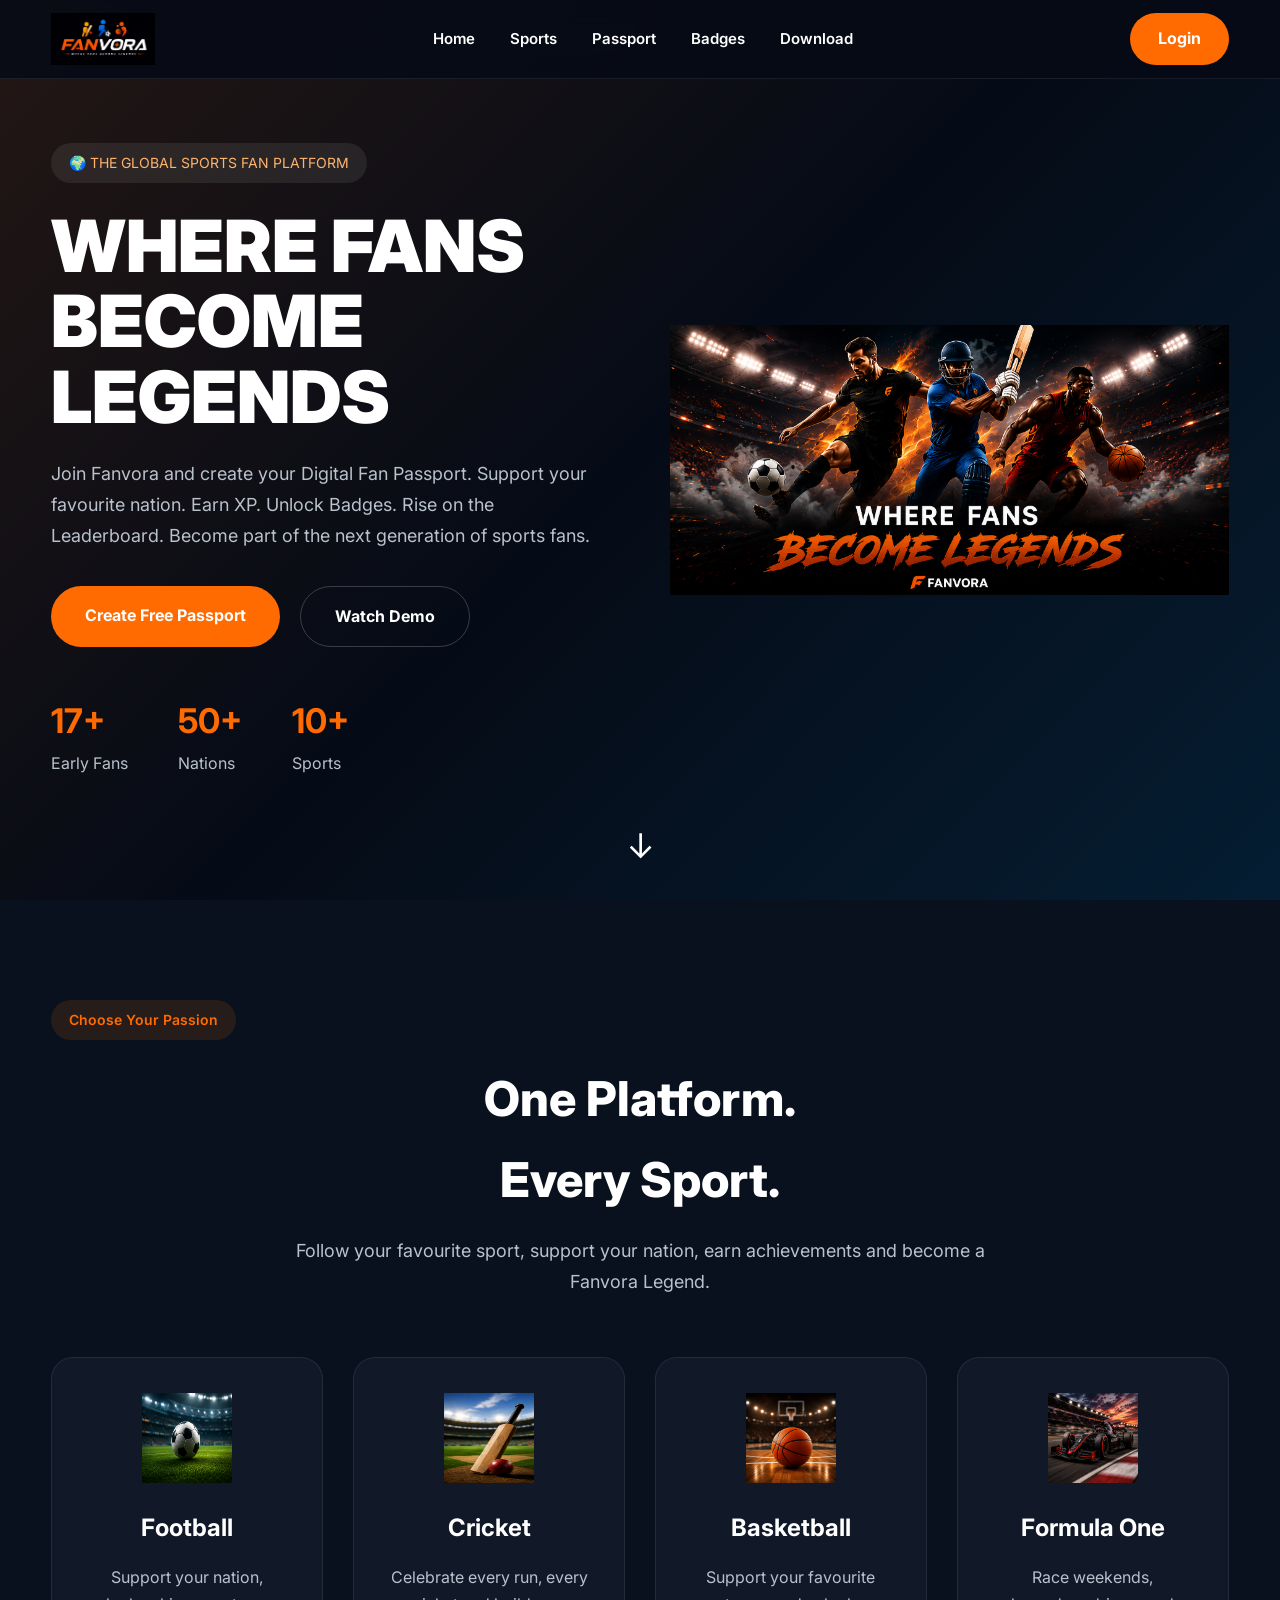
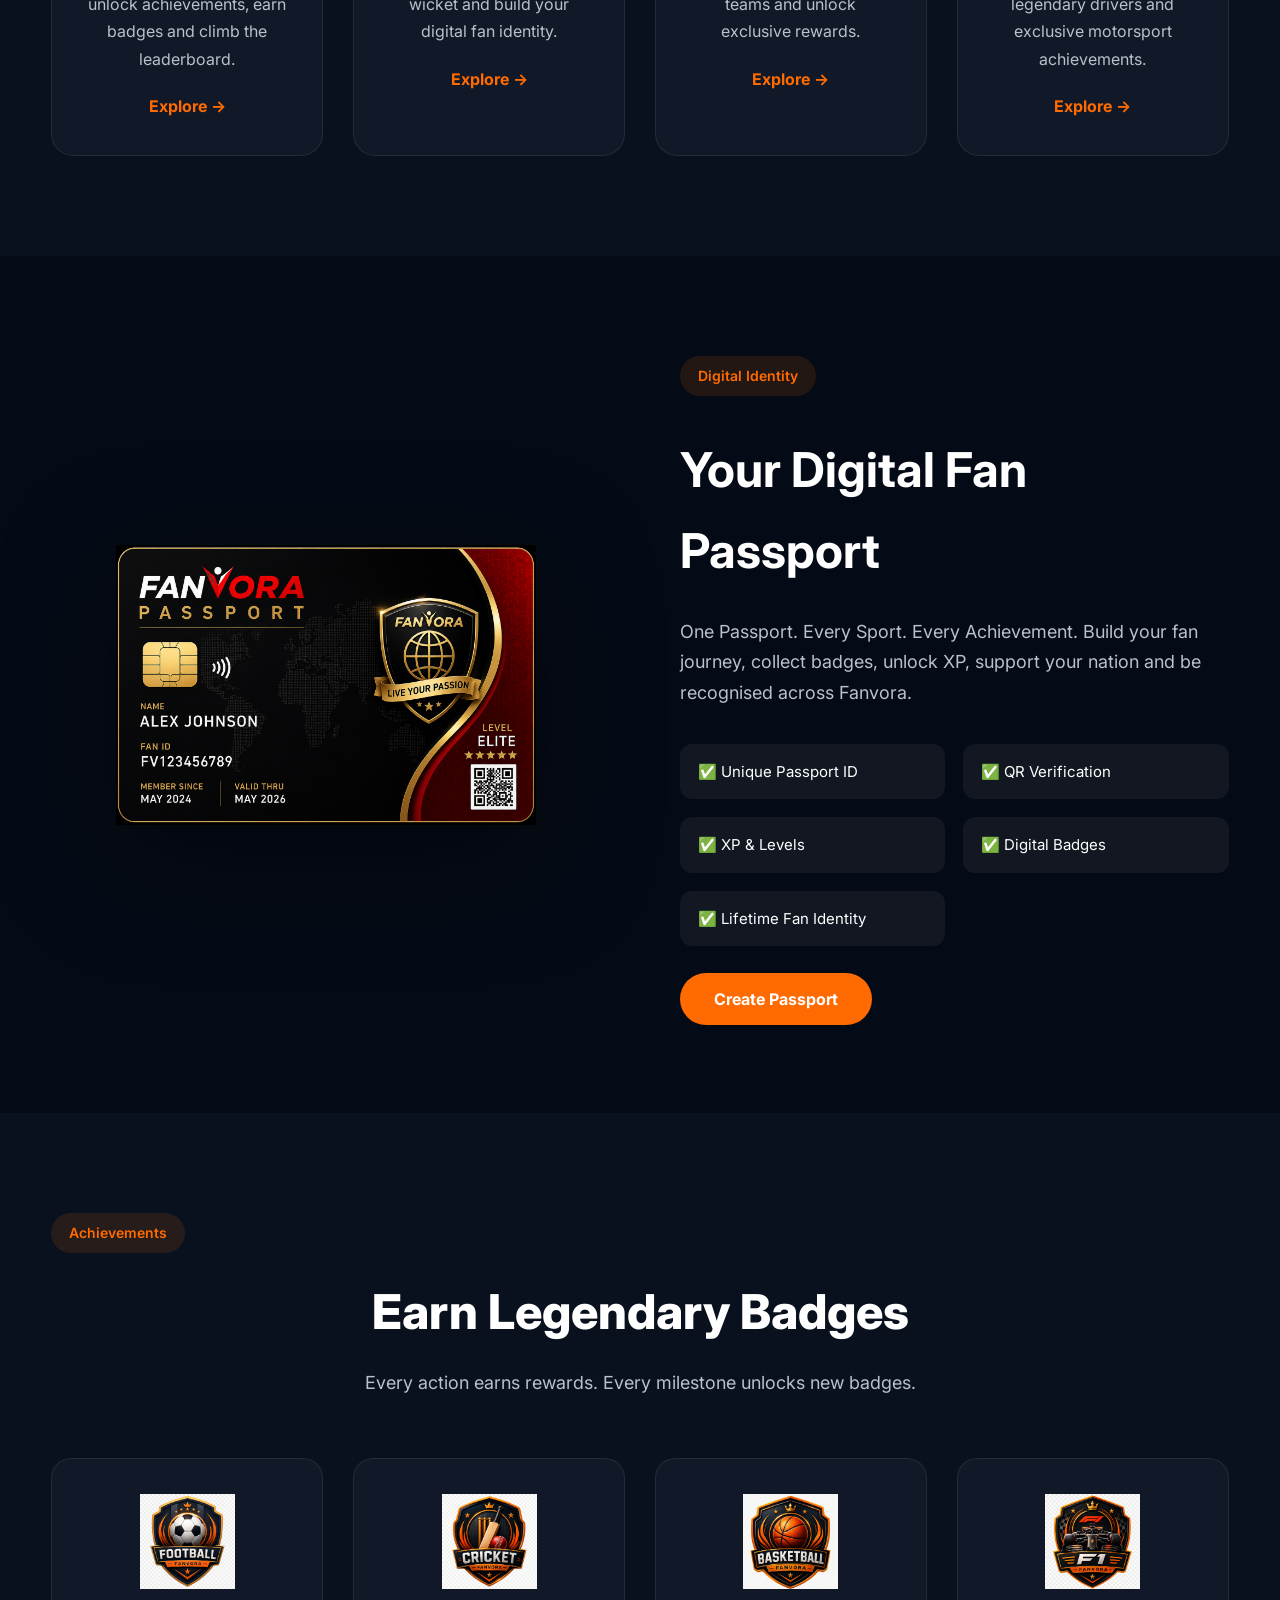
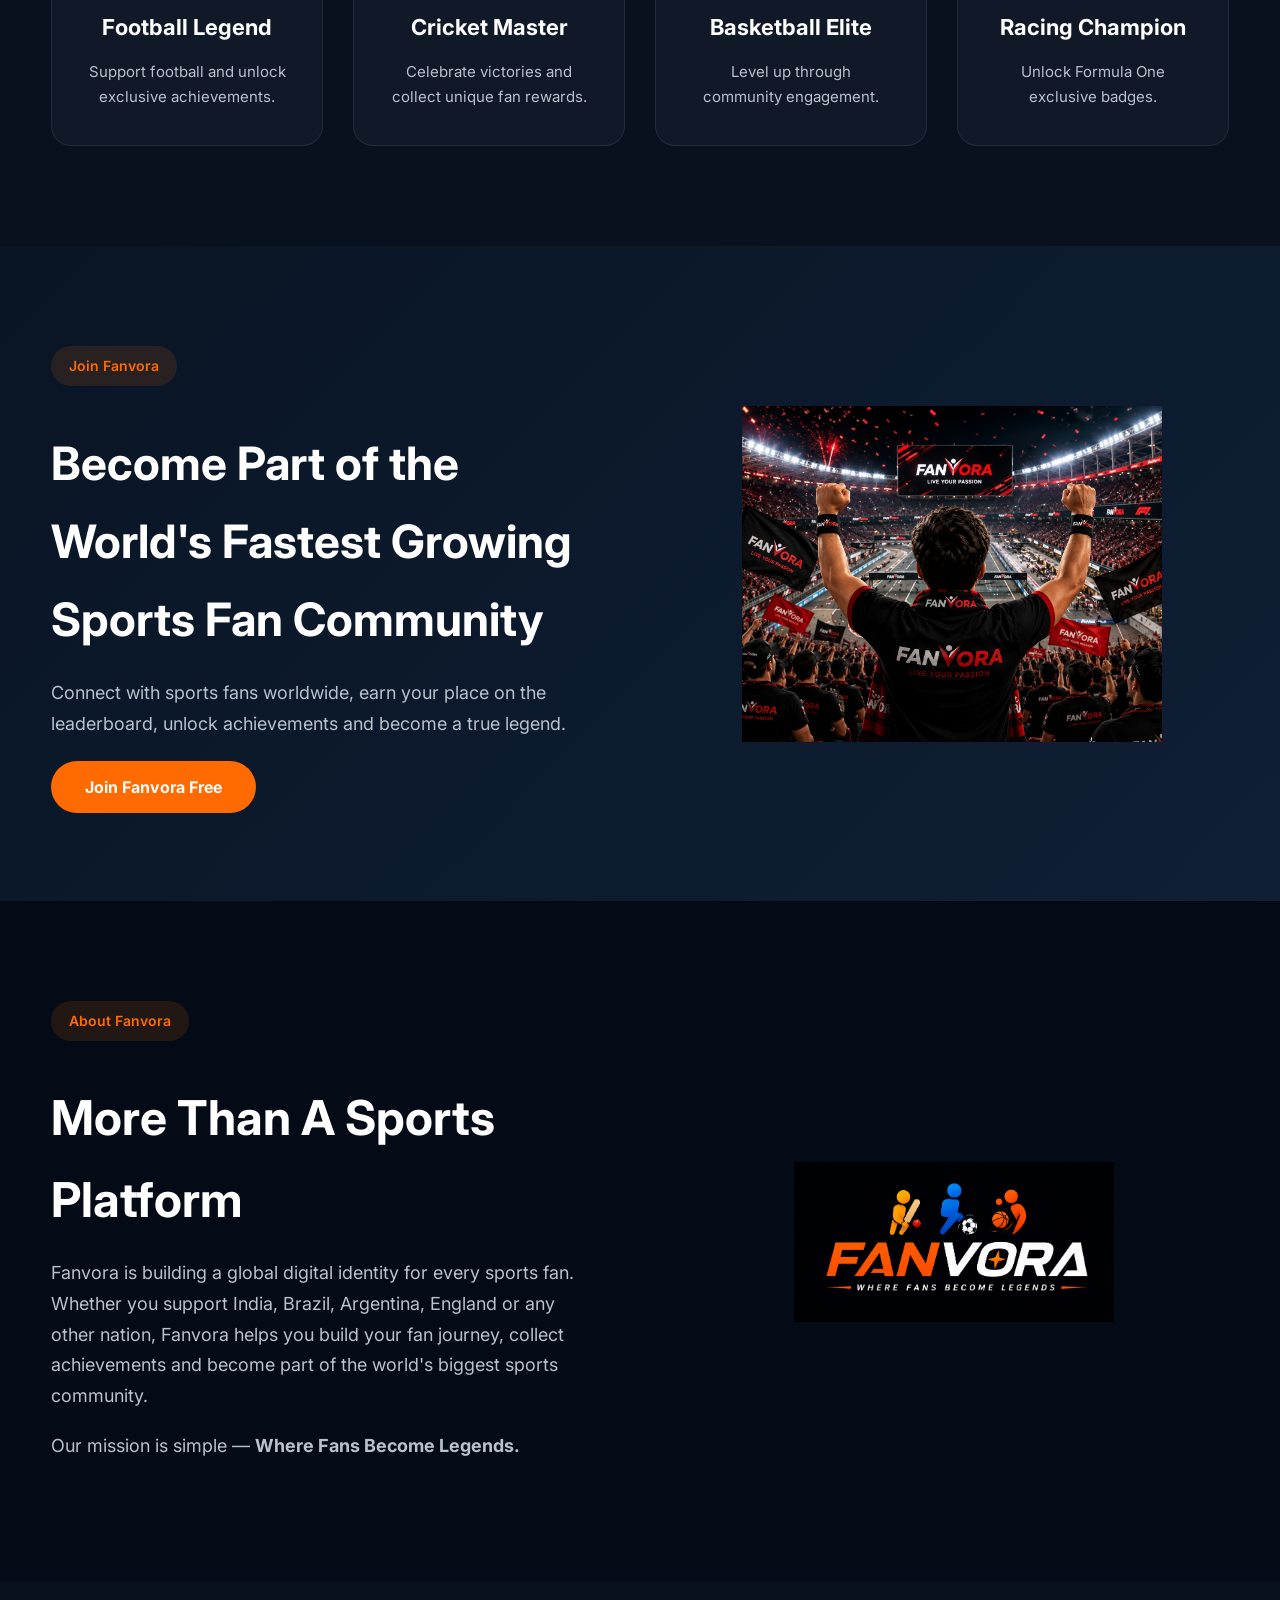
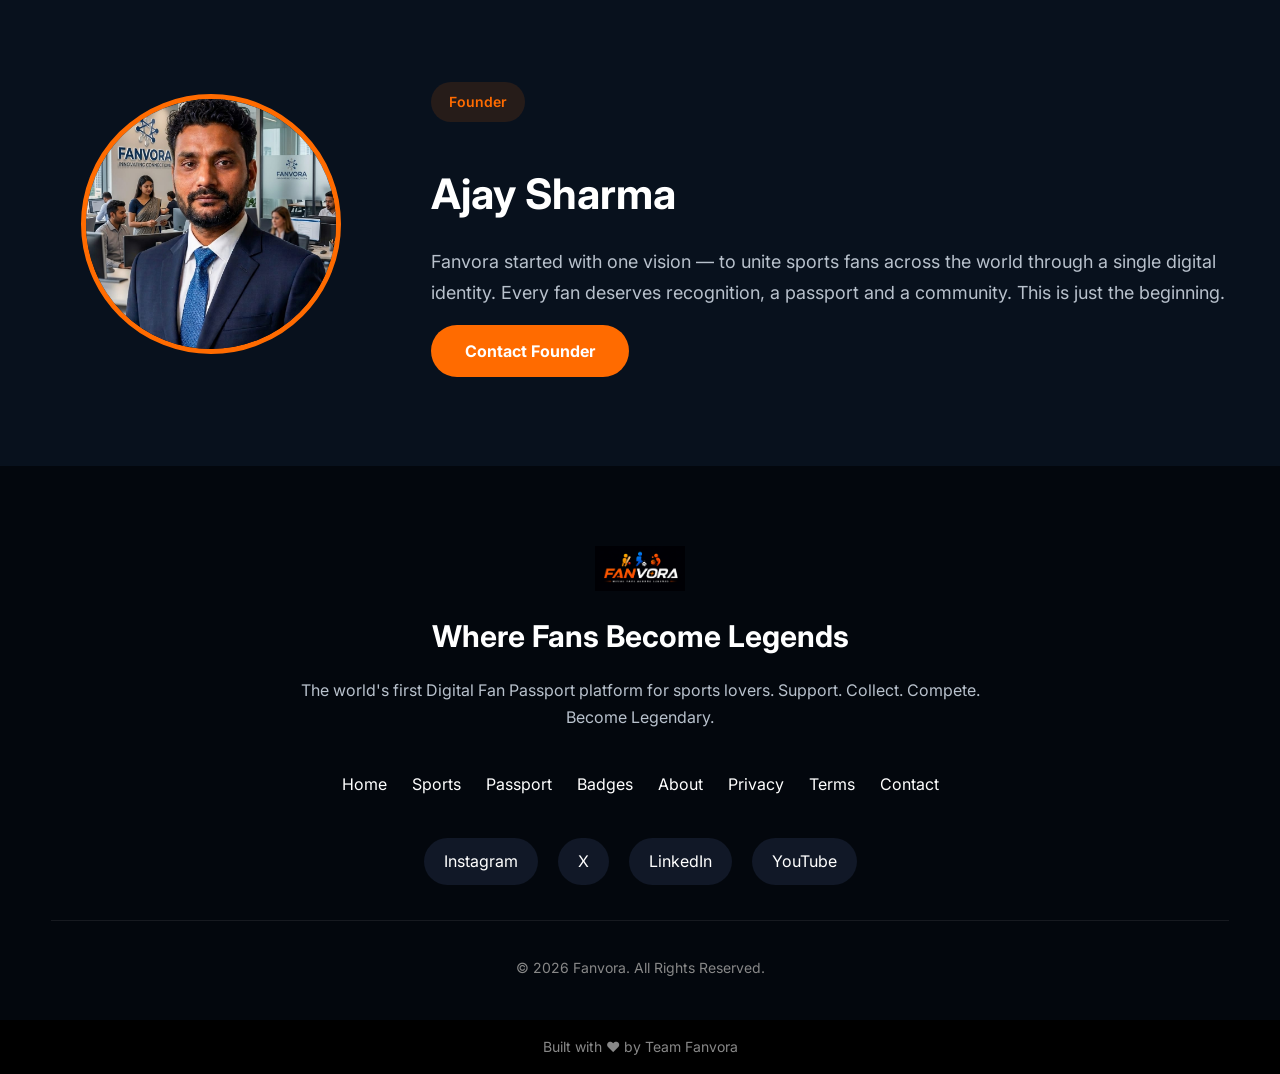
<file: index.html>
<!DOCTYPE html>
<html lang="en">

<head>

<meta charset="UTF-8">
<meta name="viewport" content="width=device-width, initial-scale=1.0">

<title>Fanvora | Where Fans Become Legends</title>

<meta name="description"
content="Fanvora is the world's first digital sports fan passport platform where fans support nations, earn badges, climb leaderboards and become legends.">

<meta name="keywords"
content="Football Fans, Cricket Fans, Fan Passport, Sports Community, Fanvora, FIFA, Cricket World Cup">

<meta name="theme-color" content="#07111f">

<link rel="preconnect" href="https://fonts.googleapis.com">
<link rel="preconnect" href="https://fonts.gstatic.com" crossorigin>

<link href="https://fonts.googleapis.com/css2?family=Inter:wght@300;400;500;600;700;800;900&display=swap"
rel="stylesheet">

<link rel="stylesheet" href="style.css">

<link rel="icon"
href="assets/logo/logo.png">

</head>

<body>

<!-- ==========================================
NAVBAR
========================================== -->

<header class="navbar">

<div class="container nav-container">

<a href="#hero" class="logo">

<img
src="assets/logo/logo.png"
alt="Fanvora Logo">

</a>

<nav id="navbar">

<ul class="nav-links">

<li><a href="#hero">Home</a></li>

<li><a href="#sports">Sports</a></li>

<li><a href="#passport">Passport</a></li>

<li><a href="#badges">Badges</a></li>

<li><a href="#" id="downloadBtn">Download</a></li>

</ul>

</nav>

<div class="nav-actions">

<a href="login.html" class="btn-login">

Login

</a>

<button class="menu-toggle"
id="menuToggle">

☰

</button>

</div>

</div>

</header>

<!-- ==========================================
HERO
========================================== -->

<section class="hero"
id="hero">

<div class="hero-overlay"></div>

<div class="container hero-content">

<div class="hero-left">

<span class="hero-tag">

🌍 THE GLOBAL SPORTS FAN PLATFORM

</span>

<h1>

WHERE FANS<br>

BECOME LEGENDS

</h1>

<p>

Join Fanvora and create your Digital Fan Passport.

Support your favourite nation.

Earn XP.

Unlock Badges.

Rise on the Leaderboard.

Become part of the next generation of sports fans.

</p>

<div class="hero-buttons">

<a href="signup.html"
class="primary-btn">

Create Free Passport

</a>

<a href="#"
id="watchDemo"
class="secondary-btn">

Watch Demo

</a>

</div>

<div class="hero-stats">

<div>

<h2 id="fanCounter">

1000+

</h2>

<span>Early Fans</span>

</div>

<div>

<h2>

50+

</h2>

<span>Nations</span>

</div>

<div>

<h2>

10+

</h2>

<span>Sports</span>

</div>

</div>

</div>

<div class="hero-right">

<img
src="assets/hero/hero-banner.png"
alt="Fanvora Hero">

</div>

</div>

<div class="scroll-indicator">

↓

</div>

</section>
<!-- ==========================================
SPORTS
========================================== -->

<section class="sports" id="sports">

    <div class="container">
    
    <span class="section-tag">
    Choose Your Passion
    </span>
    
    <h2 class="section-title">
    
    One Platform.<br>
    Every Sport.
    
    </h2>
    
    <p class="section-subtitle">
    
    Follow your favourite sport, support your nation,
    earn achievements and become a Fanvora Legend.
    
    </p>
    
    <div class="sports-grid">
    
    <a href="football.html" class="sport-card">
    
    <img src="assets/sports/football.png" alt="Football">
    
    <h3>Football</h3>
    
    <p>
    Support your nation, unlock achievements,
    earn badges and climb the leaderboard.
    </p>
    
    <span>Explore →</span>
    
    </a>
    
    <a href="cricket.html" class="sport-card">
    
    <img src="assets/sports/cricket.png" alt="Cricket">
    
    <h3>Cricket</h3>
    
    <p>
    Celebrate every run, every wicket and
    build your digital fan identity.
    </p>
    
    <span>Explore →</span>
    
    </a>
    
    <a href="basketball.html" class="sport-card">
    
    <img src="assets/sports/basketball.png" alt="Basketball">
    
    <h3>Basketball</h3>
    
    <p>
    Support your favourite teams and
    unlock exclusive rewards.
    </p>
    
    <span>Explore →</span>
    
    </a>
    
    <a href="f1.html" class="sport-card">
    
    <img src="assets/sports/f1.png" alt="Formula 1">
    
    <h3>Formula One</h3>
    
    <p>
    Race weekends, legendary drivers and
    exclusive motorsport achievements.
    </p>
    
    <span>Explore →</span>
    
    </a>
    
    </div>
    
    </div>
    
    </section>
    
    <!-- ==========================================
    PASSPORT
    ========================================== -->
    
    <section class="passport" id="passport">
    
    <div class="container passport-wrapper">
    
    <div class="passport-image">
    
    <img
    src="assets/passport/passport.png"
    alt="Digital Passport">
    
    </div>
    
    <div class="passport-content">
    
    <span class="section-tag">
    
    Digital Identity
    
    </span>
    
    <h2>
    
    Your Digital Fan Passport
    
    </h2>
    
    <p>
    
    One Passport.
    
    Every Sport.
    
    Every Achievement.
    
    Build your fan journey,
    collect badges, unlock XP,
    support your nation and
    be recognised across Fanvora.
    
    </p>
    
    <div class="passport-features">
    
    <div>✅ Unique Passport ID</div>
    
    <div>✅ QR Verification</div>
    
    <div>✅ XP & Levels</div>
    
    <div>✅ Digital Badges</div>
    
    <div>✅ Lifetime Fan Identity</div>
    
    </div>
    
    <a href="login.html"
    class="primary-btn">
    
    Create Passport
    
    </a>
    
    </div>
    
    </div>
    
    </section>
    
    <!-- ==========================================
    BADGES
    ========================================== -->
    
    <section class="badges"
    id="badges">
    
    <div class="container">
    
    <span class="section-tag">
    
    Achievements
    
    </span>
    
    <h2 class="section-title">
    
    Earn Legendary Badges
    
    </h2>
    
    <p class="section-subtitle">
    
    Every action earns rewards.
    
    Every milestone unlocks new badges.
    
    </p>
    
    <div class="badge-grid">
    
        <a href="badges.html" class="badge-card">
    
    <img src="assets/badges/football-badge.png">
    
    <h3>Football Legend</h3>
    
    <p>
    
    Support football and unlock
    exclusive achievements.
    
    </p>
    
</a>
    
    <a href="badges.html" class="badge-card">
    
    <img src="assets/badges/cricket-badge.png">
    
    <h3>Cricket Master</h3>
    
    <p>
    
    Celebrate victories and
    collect unique fan rewards.
    
    </p>
    
</a>
    
    <a href="badges.html" class="badge-card">
    
    <img src="assets/badges/basketball-badge.png">
    
    <h3>Basketball Elite</h3>
    
    <p>
    
    Level up through
    community engagement.
    
    </p>
    
</a>
    
    <a href="badges.html" class="badge-card">
    
    <img src="assets/badges/f1-badge.png">
    
    <h3>Racing Champion</h3>
    
    <p>
    
    Unlock Formula One
    exclusive badges.
    
    </p>
    
</a>
    
    </div>
    
    </div>
    
    </section>
    
    <!-- ==========================================
    COMMUNITY
    ========================================== -->
    
    <section class="community">
    
    <div class="container community-box">
    
    <div class="community-content">
    
    <span class="section-tag">
    
    Join Fanvora
    
    </span>
    
    <h2>
    
    Become Part of the World's Fastest Growing Sports Fan Community
    
    </h2>
    
    <p>
    
    Connect with sports fans worldwide,
    earn your place on the leaderboard,
    unlock achievements and become a true legend.
    
    </p>
    
    <a href="signup.html"
    class="primary-btn">
    
    Join Fanvora Free
    
    </a>
    
    </div>
    
    <div class="community-image">
    
    <img
    src="assets/avatars/fan-avatar.png"
    alt="Fan Community">
    
    </div>
    
    </div>
    
    </section>
    <!-- ==========================================
ABOUT US
========================================== -->

<section class="about" id="about">

    <div class="container about-wrapper">
    
    <div class="about-left">
    
    <span class="section-tag">
    About Fanvora
    </span>
    
    <h2>
    
    More Than A Sports Platform
    
    </h2>
    
    <p>
    
    Fanvora is building a global digital identity
    for every sports fan.
    
    Whether you support India, Brazil,
    Argentina, England or any other nation,
    Fanvora helps you build your fan journey,
    collect achievements and become part of
    the world's biggest sports community.
    
    </p>
    
    <p>
    
    Our mission is simple —
    
    <strong>
    Where Fans Become Legends.
    </strong>
    
    </p>
    
    </div>
    
    <div class="about-right">
    
    <img
    src="assets/logo/logo.png"
    alt="Fanvora">
    
    </div>
    
    </div>
    
    </section>
    
    <!-- ==========================================
    FOUNDER
    ========================================== -->
    
    <section class="founder">
    
    <div class="container founder-box">
    
    <div class="founder-image">
    
    <img
    src="assets/founder/ajay.png"
    alt="Ajay Sharma">
    
    </div>
    
    <div class="founder-content">
    
    <span class="section-tag">
    
    Founder
    
    </span>
    
    <h2>
    
    Ajay Sharma
    
    </h2>
    
    <p>
    
    Fanvora started with one vision —
    
    to unite sports fans across the world
    through a single digital identity.
    
    Every fan deserves recognition,
    a passport and a community.
    
    This is just the beginning.
    
    </p>
    
    <a href="mailto:contact@fanvora.in"
    class="primary-btn">
    
    Contact Founder
    
    </a>
    
    </div>
    
    </div>
    
    </section>
    
    <!-- ==========================================
    FOOTER
    ========================================== -->
    
    <footer>
    
    <div class="container">
    
    <img
    src="assets/logo/logo.png"
    class="footer-logo"
    alt="Fanvora">
    
    <h3>
    
    Where Fans Become Legends
    
    </h3>
    
    <p>
    
    The world's first Digital Fan Passport platform
    for sports lovers.
    
    Support.
    
    Collect.
    
    Compete.
    
    Become Legendary.
    
    </p>
    
    <div class="footer-links">
    
    <a href="#hero">Home</a>
    
    <a href="#sports">Sports</a>
    
    <a href="#passport">Passport</a>
    
    <a href="#badges">Badges</a>
    
    <a href="#about">About</a>
    
    <a href="privacy.html">Privacy</a>
    
    <a href="terms.html">Terms</a>
    
    <a href="contact.html">Contact</a>
    
    </div>
    
    <div class="social-links">
    
    <a href="https://instagram.com/fanvora"
    target="_blank">
    
    Instagram
    
    </a>
    
    <a href="https://x.com"
    target="_blank">
    
    X
    
    </a>
    
    <a href="https://linkedin.com"
    target="_blank">
    
    LinkedIn
    
    </a>
    
    <a href="https://youtube.com"
    target="_blank">
    
    YouTube
    
    </a>
    
    </div>
    
    <hr>
    
    <p class="copyright">
    
    © 2026 Fanvora.
    
    All Rights Reserved.
    
    </p>
    
    </div>
    
    </footer>
    
    <!-- ==========================================
    DOWNLOAD MODAL
    ========================================== -->
    
    <div id="downloadModal"
    class="modal">
    
    <div class="modal-content">
    
    <h2>
    
    Fanvora App
    
    </h2>
    
    <p>
    
    Android APK Coming Soon 🚀
    
    </p>
    
    <button id="closeDownload">
    
    Close
    
    </button>
    
    </div>
    
    </div>
    
    <!-- ==========================================
    DEMO MODAL
    ========================================== -->
    
    <div id="demoModal"
    class="modal">
    
    <div class="modal-content">
    
    <h2>
    
    Fanvora Demo
    
    </h2>
    
    <p>
    
    Demo video will be available soon.
    
    </p>
    
    <button id="closeDemo">
    
    Close
    
    </button>
    
    </div>
    
    </div>
    
    <p class="developer">
    
    Built with ❤️ by Team Fanvora
    
    </p>
    
    <script src="script.js"></script>
    
    </body>
    
    </html>
</file>
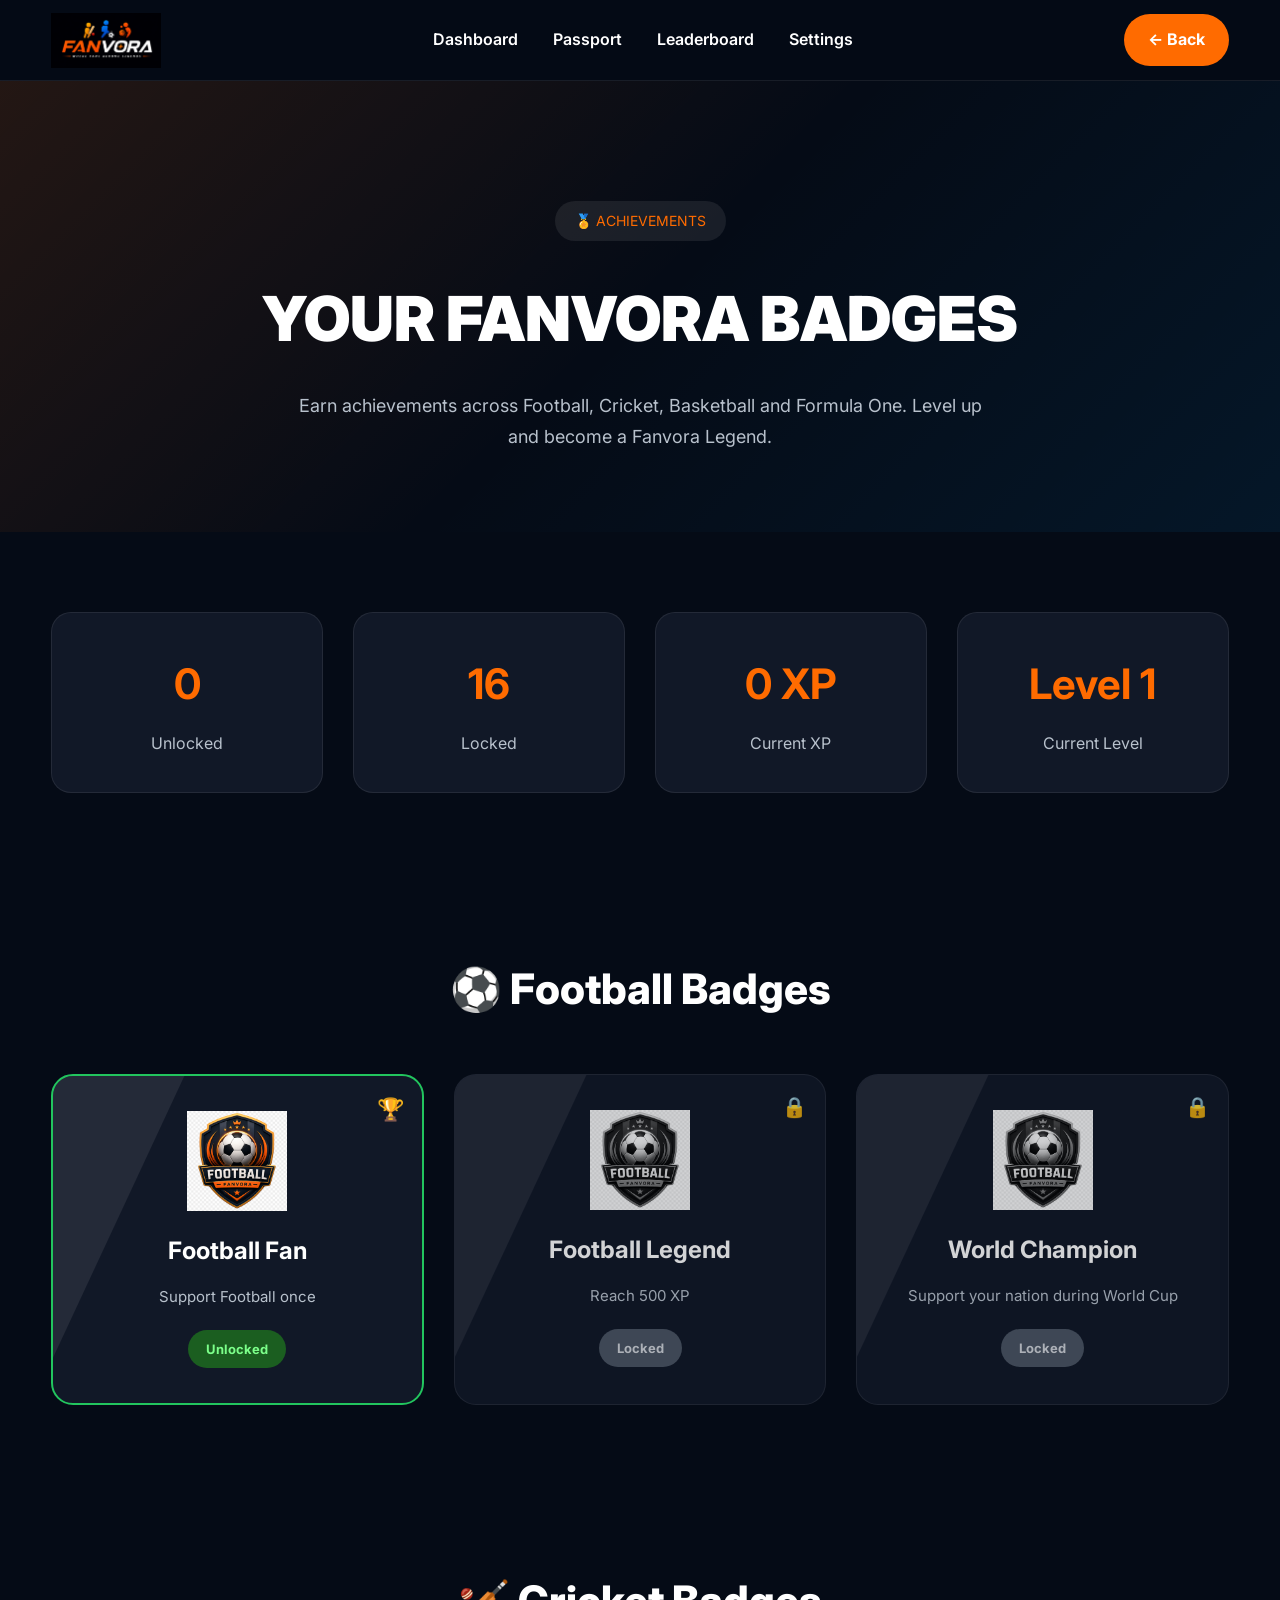
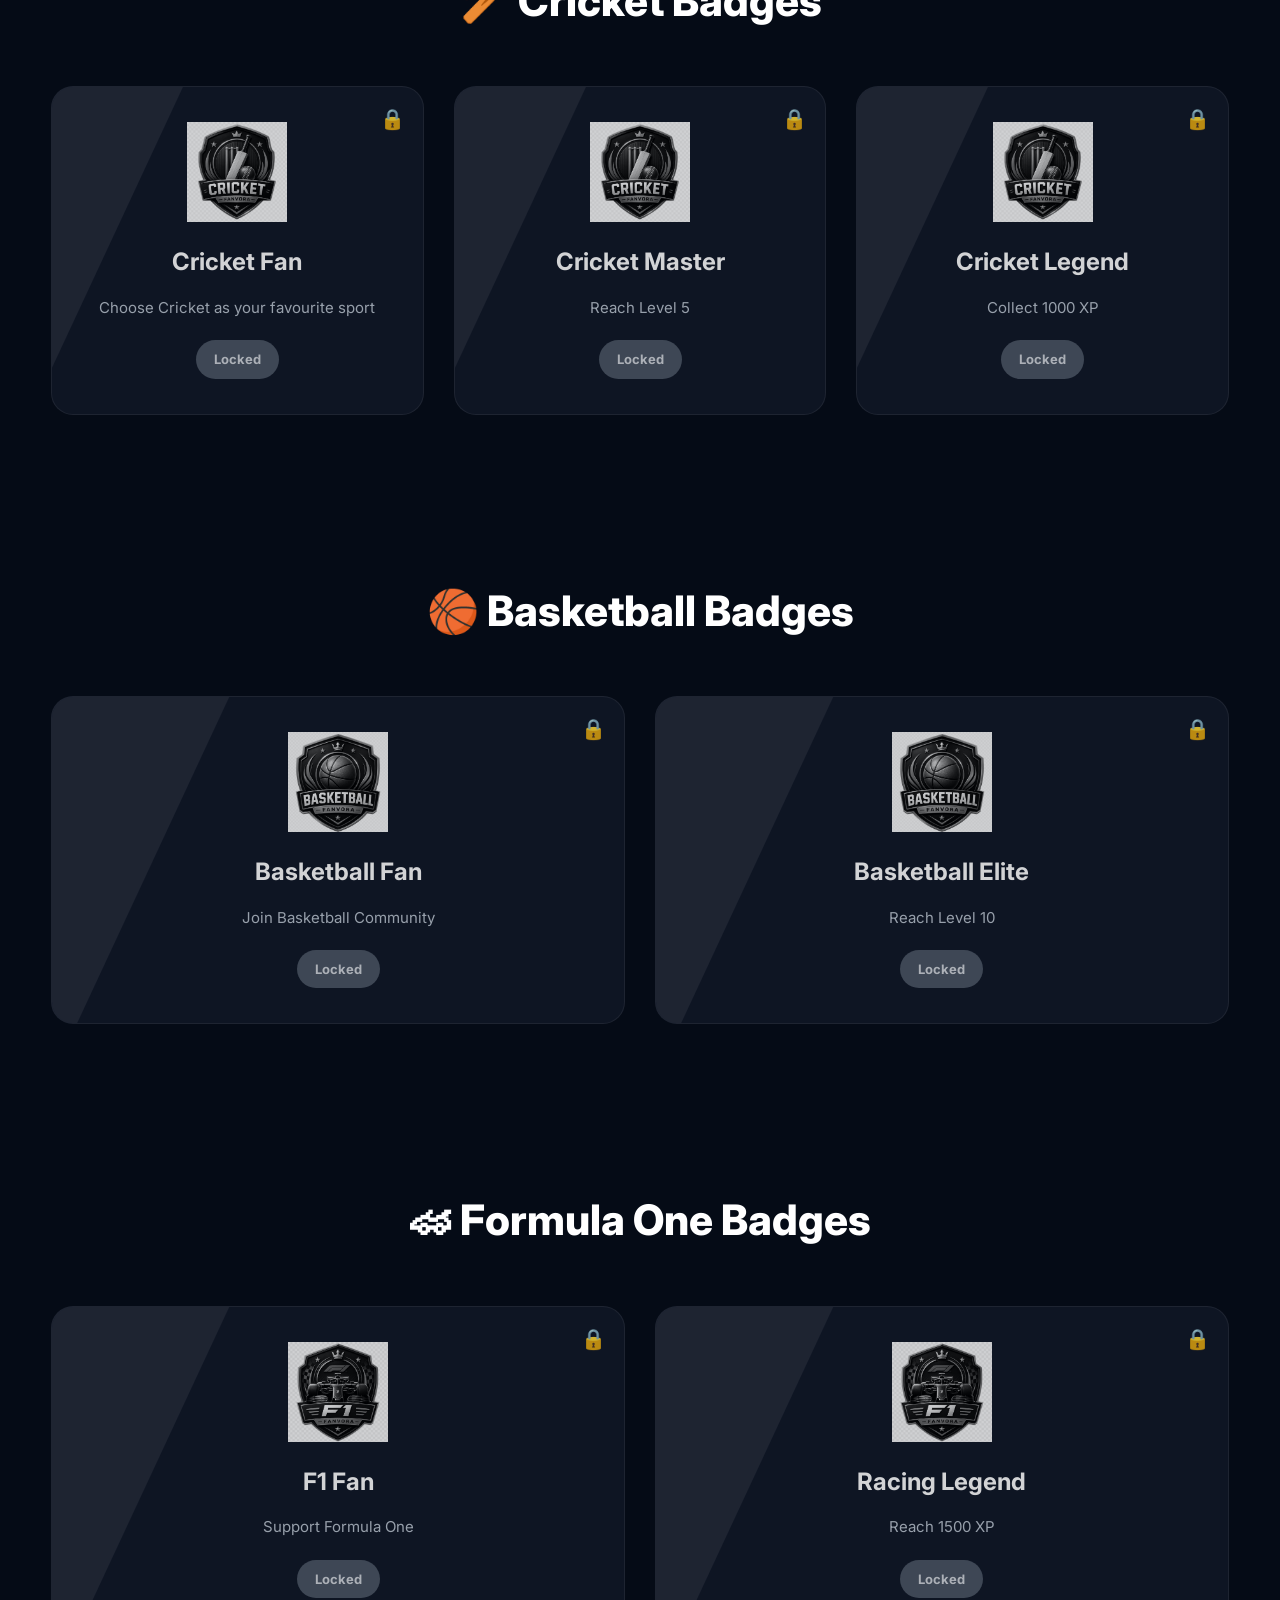
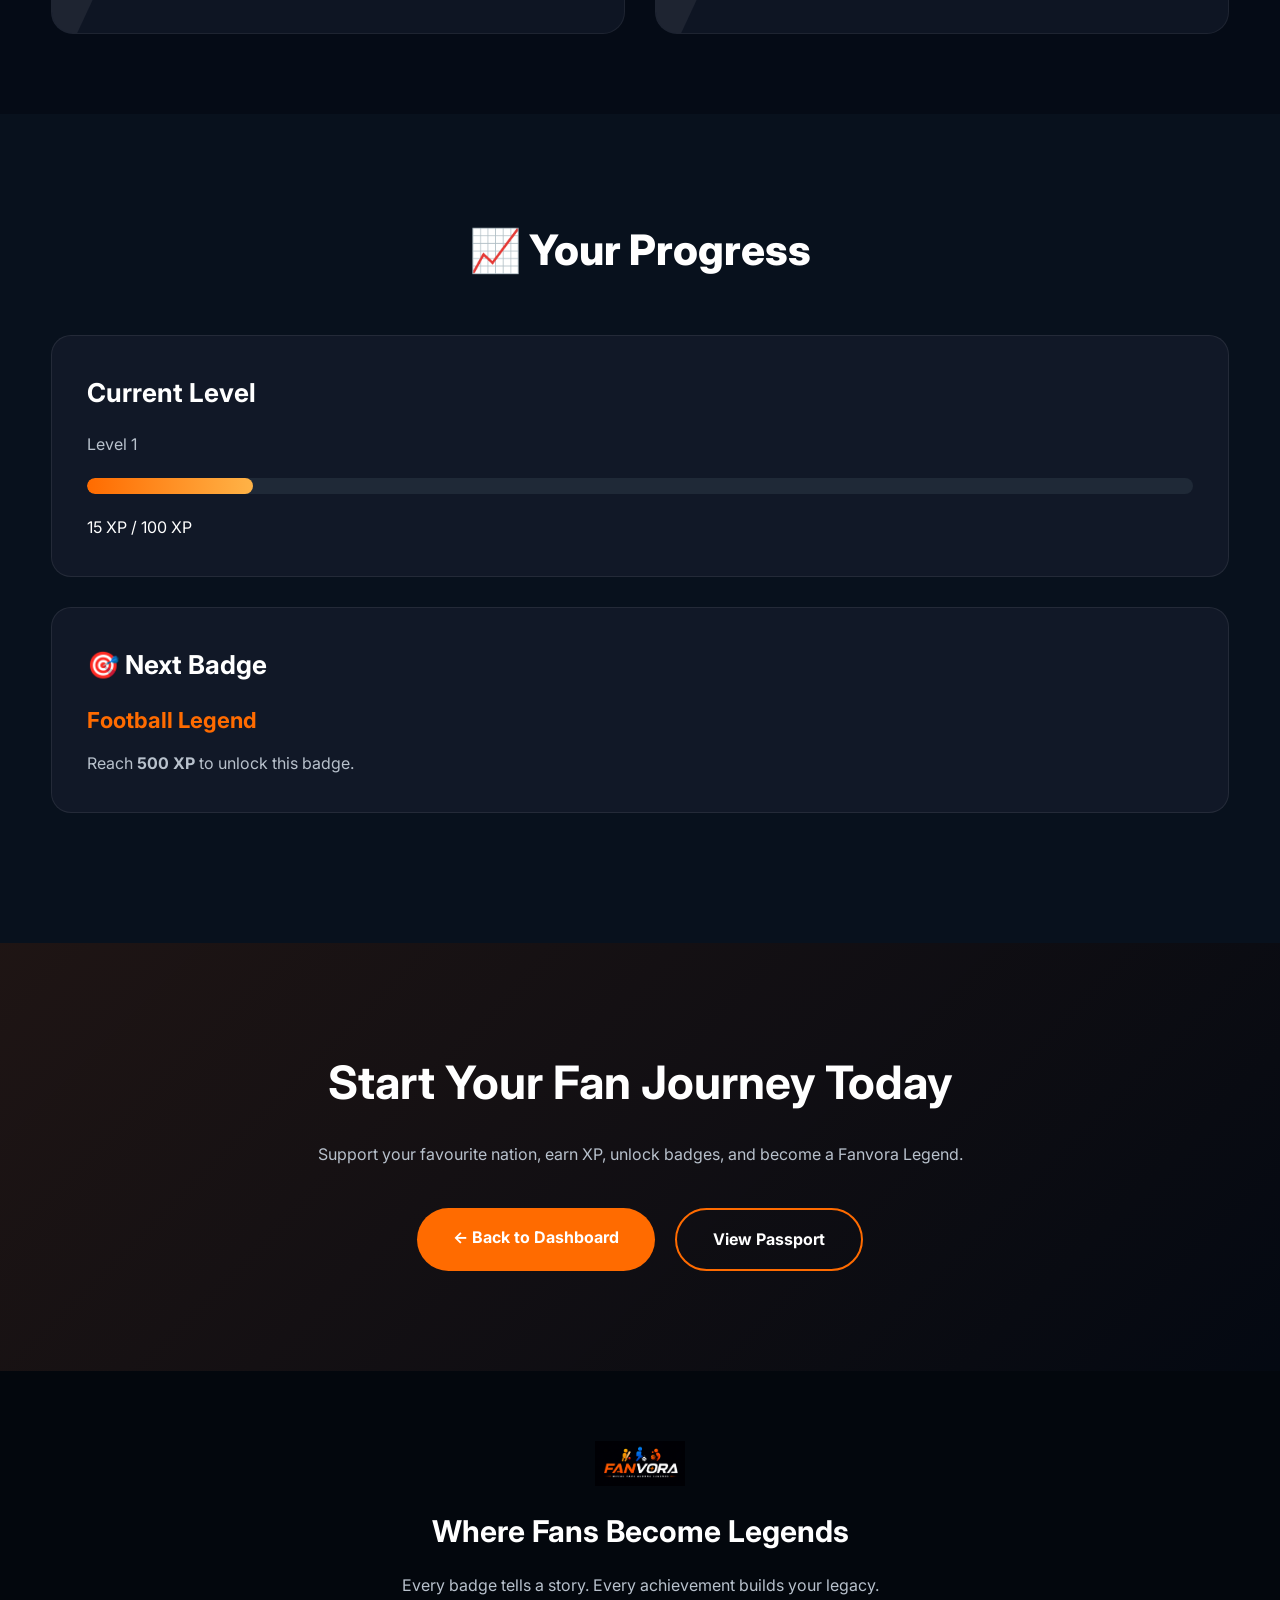
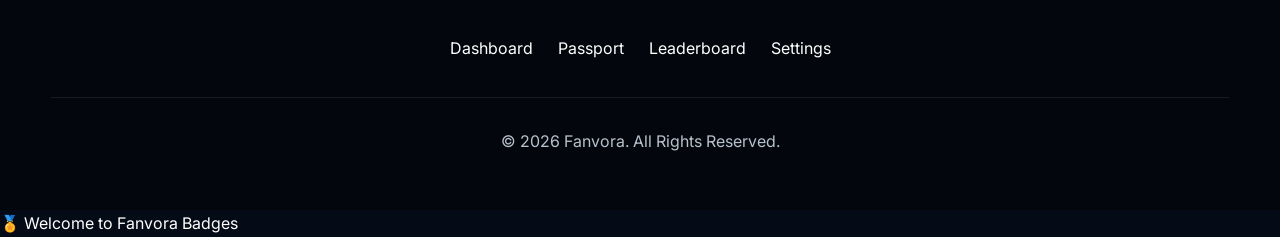
<file: badges.html>
<!DOCTYPE html>
<html lang="en">

<head>

<meta charset="UTF-8">
<meta name="viewport" content="width=device-width, initial-scale=1.0">

<title>Fanvora | Badges</title>

<meta name="description"
content="Collect exclusive Fanvora badges, unlock achievements and level up your fan identity.">

<link rel="preconnect" href="https://fonts.googleapis.com">

<link rel="preconnect"
href="https://fonts.gstatic.com"
crossorigin>

<link href="https://fonts.googleapis.com/css2?family=Inter:wght@300;400;500;600;700;800&display=swap"
rel="stylesheet">

<link rel="stylesheet" href="badges.css">

<link rel="icon"
href="assets/logo/logo.png">

</head>

<body>

<!-- ===========================
NAVBAR
=========================== -->

<header class="navbar">

<div class="container nav-container">

<a href="dashboard.html" class="logo">

<img src="assets/logo/logo.png"
alt="Fanvora">

</a>

<nav>

<ul class="nav-links">

<li><a href="dashboard.html">Dashboard</a></li>

<li><a href="passport.html">Passport</a></li>

<li><a href="leaderboard.html">Leaderboard</a></li>

<li><a href="settings.html">Settings</a></li>

</ul>

</nav>

<a href="dashboard.html"
class="back-btn">

← Back

</a>

</div>

</header>

<!-- ===========================
HERO
=========================== -->

<section class="hero">

<div class="container hero-content">

<span class="hero-tag">

🏅 ACHIEVEMENTS

</span>

<h1>

YOUR FANVORA BADGES

</h1>

<p>

Earn achievements across Football,
Cricket, Basketball and Formula One.

Level up and become a Fanvora Legend.

</p>

</div>

</section>

<!-- ===========================
SUMMARY
=========================== -->

<section class="summary">

<div class="container">

<div class="summary-grid">

<div class="summary-card">

<h2>

0

</h2>

<p>

Unlocked

</p>

</div>

<div class="summary-card">

<h2>

16

</h2>

<p>

Locked

</p>

</div>

<div class="summary-card">

<h2>

0 XP

</h2>

<p>

Current XP

</p>

</div>

<div class="summary-card">

<h2>

Level 1

</h2>

<p>

Current Level

</p>

</div>

</div>

</div>

</section>
<!-- ==========================================
FOOTBALL BADGES
========================================== -->

<section class="badges-section">

    <div class="container">
    
    <h2 class="section-title">
    
    ⚽ Football Badges
    
    </h2>
    
    <div class="badge-grid">
    
    <div class="badge-card unlocked">
    
    <img src="assets/badges/football-badge.png" alt="Football Fan">
    
    <h3>Football Fan</h3>
    
    <p>Support Football once</p>
    
    <span class="badge-status unlocked-status">
    
    Unlocked
    
    </span>
    
    </div>
    
    <div class="badge-card locked">
    
    <img src="assets/badges/football-badge.png" alt="Football Legend">
    
    <h3>Football Legend</h3>
    
    <p>Reach 500 XP</p>
    
    <span class="badge-status locked-status">
    
    Locked
    
    </span>
    
    </div>
    
    <div class="badge-card locked">
    
    <img src="assets/badges/football-badge.png" alt="World Champion">
    
    <h3>World Champion</h3>
    
    <p>Support your nation during World Cup</p>
    
    <span class="badge-status locked-status">
    
    Locked
    
    </span>
    
    </div>
    
    </div>
    
    </div>
    
    </section>
    
    <!-- ==========================================
    CRICKET BADGES
    ========================================== -->
    
    <section class="badges-section">
    
    <div class="container">
    
    <h2 class="section-title">
    
    🏏 Cricket Badges
    
    </h2>
    
    <div class="badge-grid">
    
    <div class="badge-card locked">
    
    <img src="assets/badges/cricket-badge.png" alt="Cricket Fan">
    
    <h3>Cricket Fan</h3>
    
    <p>Choose Cricket as your favourite sport</p>
    
    <span class="badge-status locked-status">
    
    Locked
    
    </span>
    
    </div>
    
    <div class="badge-card locked">
    
    <img src="assets/badges/cricket-badge.png" alt="Cricket Master">
    
    <h3>Cricket Master</h3>
    
    <p>Reach Level 5</p>
    
    <span class="badge-status locked-status">
    
    Locked
    
    </span>
    
    </div>
    
    <div class="badge-card locked">
    
    <img src="assets/badges/cricket-badge.png" alt="Cricket Legend">
    
    <h3>Cricket Legend</h3>
    
    <p>Collect 1000 XP</p>
    
    <span class="badge-status locked-status">
    
    Locked
    
    </span>
    
    </div>
    
    </div>
    
    </div>
    
    </section>
    
    <!-- ==========================================
    BASKETBALL BADGES
    ========================================== -->
    
    <section class="badges-section">
    
    <div class="container">
    
    <h2 class="section-title">
    
    🏀 Basketball Badges
    
    </h2>
    
    <div class="badge-grid">
    
    <div class="badge-card locked">
    
    <img src="assets/badges/basketball-badge.png">
    
    <h3>Basketball Fan</h3>
    
    <p>Join Basketball Community</p>
    
    <span class="badge-status locked-status">
    
    Locked
    
    </span>
    
    </div>
    
    <div class="badge-card locked">
    
    <img src="assets/badges/basketball-badge.png">
    
    <h3>Basketball Elite</h3>
    
    <p>Reach Level 10</p>
    
    <span class="badge-status locked-status">
    
    Locked
    
    </span>
    
    </div>
    
    </div>
    
    </div>
    
    </section>
    
    <!-- ==========================================
    FORMULA ONE BADGES
    ========================================== -->
    
    <section class="badges-section">
    
    <div class="container">
    
    <h2 class="section-title">
    
    🏎 Formula One Badges
    
    </h2>
    
    <div class="badge-grid">
    
    <div class="badge-card locked">
    
    <img src="assets/badges/f1-badge.png">
    
    <h3>F1 Fan</h3>
    
    <p>Support Formula One</p>
    
    <span class="badge-status locked-status">
    
    Locked
    
    </span>
    
    </div>
    
    <div class="badge-card locked">
    
    <img src="assets/badges/f1-badge.png">
    
    <h3>Racing Legend</h3>
    
    <p>Reach 1500 XP</p>
    
    <span class="badge-status locked-status">
    
    Locked
    
    </span>
    
    </div>
    
    </div>
    
    </div>
    
    </section>
    <!-- ==========================================
BADGE PROGRESS
========================================== -->

<section class="progress-section">

    <div class="container">
    
    <h2 class="section-title">
    
    📈 Your Progress
    
    </h2>
    
    <div class="progress-card">
    
    <h3>Current Level</h3>
    
    <p>Level 1</p>
    
    <div class="progress-bar">
    
    <div class="progress-fill" style="width:15%;"></div>
    
    </div>
    
    <span>15 XP / 100 XP</span>
    
    </div>
    
    <div class="progress-card">
    
    <h3>🎯 Next Badge</h3>
    
    <h4>Football Legend</h4>
    
    <p>
    
    Reach <strong>500 XP</strong> to unlock this badge.
    
    </p>
    
    </div>
    
    </div>
    
    </section>
    
    <!-- ==========================================
    CALL TO ACTION
    ========================================== -->
    
    <section class="cta-section">
    
    <div class="container">
    
    <h2>
    
    Start Your Fan Journey Today
    
    </h2>
    
    <p>
    
    Support your favourite nation,
    
    earn XP,
    
    unlock badges,
    
    and become a Fanvora Legend.
    
    </p>
    
    <div class="cta-buttons">
    
    <a href="dashboard.html" class="primary-btn">
    
    ← Back to Dashboard
    
    </a>
    
    <a href="passport.html" class="secondary-btn">
    
    View Passport
    
    </a>
    
    </div>
    
    </div>
    
    </section>
    
    <!-- ==========================================
    FOOTER
    ========================================== -->
    
    <footer>
    
    <div class="container">
    
    <img
    src="assets/logo/logo.png"
    class="footer-logo"
    alt="Fanvora">
    
    <h3>
    
    Where Fans Become Legends
    
    </h3>
    
    <p>
    
    Every badge tells a story.
    
    Every achievement builds your legacy.
    
    </p>
    
    <div class="footer-links">
    
    <a href="dashboard.html">Dashboard</a>
    
    <a href="passport.html">Passport</a>
    
    <a href="leaderboard.html">Leaderboard</a>
    
    <a href="settings.html">Settings</a>
    
    </div>
    
    <hr>
    
    <p>
    
    © 2026 Fanvora.
    
    All Rights Reserved.
    
    </p>
    
    </div>
    
    </footer>
    
    <script src="badges.js"></script>
    
    </body>
    
    </html>
</file>
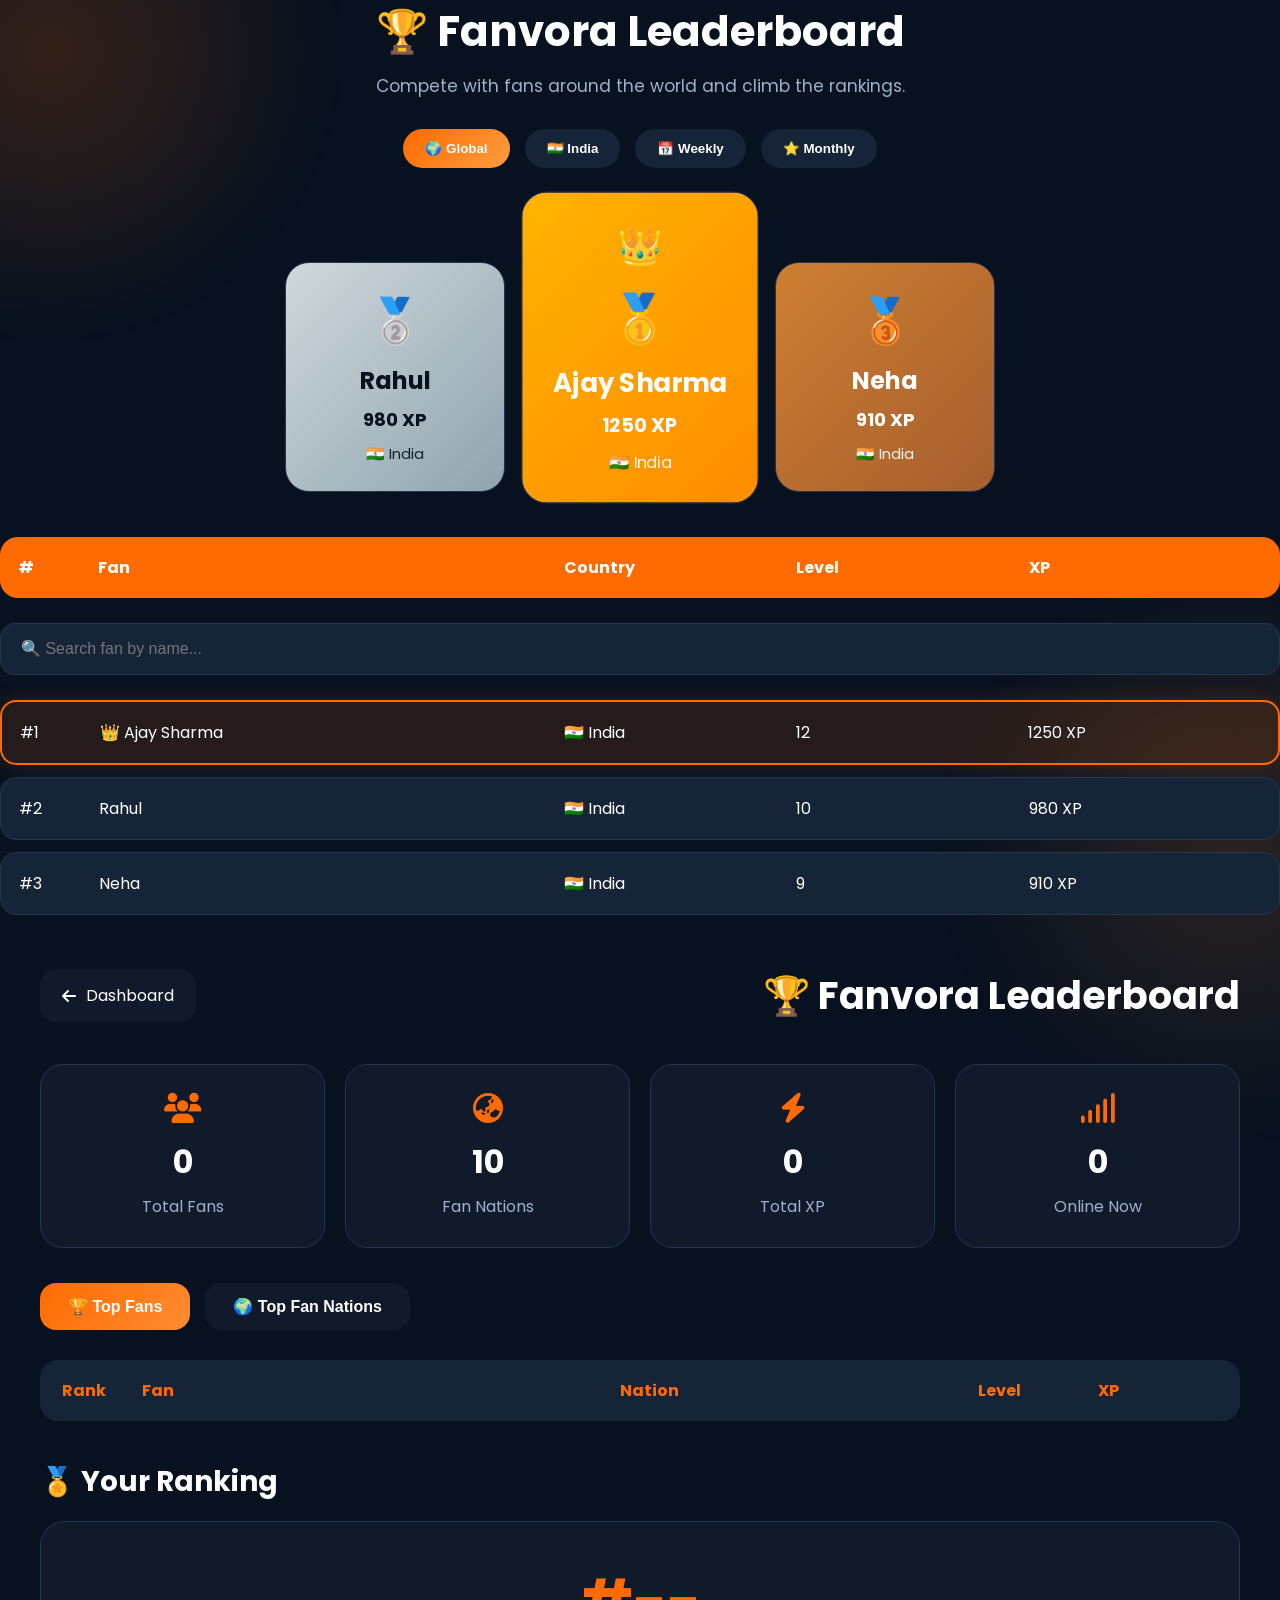
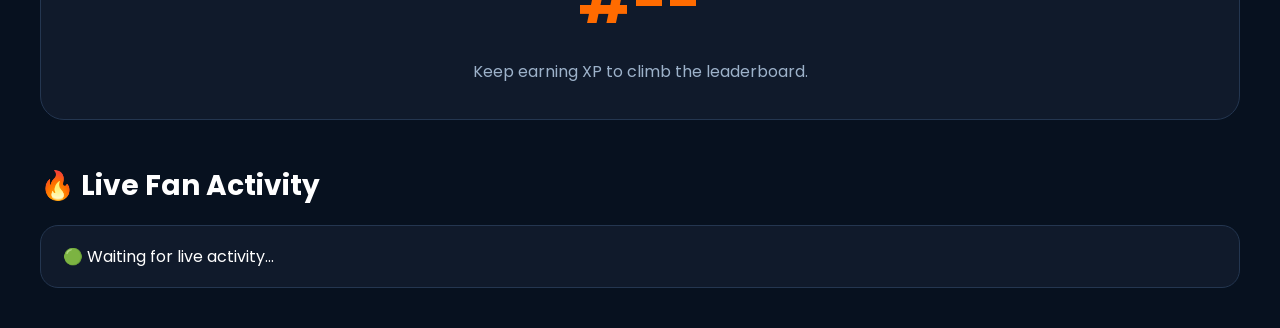
<file: leaderboard.html>
<!DOCTYPE html>
<html lang="en">

<head>

<meta charset="UTF-8">

<meta name="viewport" content="width=device-width, initial-scale=1.0">

<title>Leaderboard | Fanvora</title>

<link rel="stylesheet" href="leaderboard.css">

<link rel="preconnect" href="https://fonts.googleapis.com">

<link rel="preconnect" href="https://fonts.gstatic.com" crossorigin>

<link href="https://fonts.googleapis.com/css2?family=Poppins:wght@300;400;500;600;700;800&display=swap" rel="stylesheet">

<link href="https://cdnjs.cloudflare.com/ajax/libs/font-awesome/6.5.2/css/all.min.css" rel="stylesheet">

</head>

<body>
    <!-- ===========================
LEADERBOARD HERO
=========================== -->

<section class="leaderboard-hero">

    <h1>🏆 Fanvora Leaderboard</h1>

    <p>
        Compete with fans around the world and climb the rankings.
    </p>

</section>

<div class="leaderboard-filters">

    <button class="filter-btn active">🌍 Global</button>

    <button class="filter-btn">🇮🇳 India</button>

    <button class="filter-btn">📅 Weekly</button>

    <button class="filter-btn">⭐ Monthly</button>

</div>
<!-- ===========================
TOP 3 PODIUM
=========================== -->

<section class="podium-section">

    <div class="podium">

        <!-- 2nd -->

        <div class="podium-card silver">

            <div class="podium-rank">🥈</div>

            <h3>Rahul</h3>

            <p>980 XP</p>

            <span>🇮🇳 India</span>

        </div>

        <!-- 1st -->

        <div class="podium-card gold">

            <div class="crown">👑</div>

            <div class="podium-rank">🥇</div>

            <h3>Ajay Sharma</h3>

            <p>1250 XP</p>

            <span>🇮🇳 India</span>

        </div>

        <!-- 3rd -->

        <div class="podium-card bronze">

            <div class="podium-rank">🥉</div>

            <h3>Neha</h3>

            <p>910 XP</p>

            <span>🇮🇳 India</span>

        </div>

    </div>

</section>
<!-- ===========================
TOP RANKINGS
=========================== -->

<section class="ranking-section">

    <div class="ranking-header">

        <span>#</span>

        <span>Fan</span>

        <span>Country</span>

        <span>Level</span>

        <span>XP</span>

    </div>
    <!-- ===========================
SEARCH
=========================== -->

<div class="leaderboard-search">

    <input
        type="text"
        id="searchPlayer"
        placeholder="🔍 Search fan by name...">

</div>

    <div id="rankingTable">

        <div class="ranking-row current-user">

            <span>#1</span>

            <span>👑 Ajay Sharma</span>

            <span>🇮🇳 India</span>

            <span>12</span>

            <span>1250 XP</span>

        </div>

        <div class="ranking-row">

            <span>#2</span>

            <span>Rahul</span>

            <span>🇮🇳 India</span>

            <span>10</span>

            <span>980 XP</span>

        </div>

        <div class="ranking-row">

            <span>#3</span>

            <span>Neha</span>

            <span>🇮🇳 India</span>

            <span>9</span>

            <span>910 XP</span>

        </div>

    </div>

</section>

<div class="leaderboard-page">

<header>

<a href="dashboard.html" class="backBtn">

<i class="fa-solid fa-arrow-left"></i>

Dashboard

</a>

<h1>

🏆 Fanvora Leaderboard

</h1>

</header>

<!-- TOP STATS -->

<div class="stats">

<div class="stat">

<i class="fa-solid fa-users"></i>

<h2 id="totalFans">

0

</h2>

<p>Total Fans</p>

</div>

<div class="stat">

<i class="fa-solid fa-earth-asia"></i>

<h2>

10

</h2>

<p>Fan Nations</p>

</div>

<div class="stat">

<i class="fa-solid fa-bolt"></i>

<h2 id="totalXP">

0

</h2>

<p>Total XP</p>

</div>

<div class="stat">

<i class="fa-solid fa-signal"></i>

<h2 id="onlineUsers">

0

</h2>

<p>Online Now</p>

</div>

</div>

<!-- TABS -->

<div class="tabs">

<button class="tab active" id="fansTab">

🏆 Top Fans

</button>

<button class="tab" id="nationTab">

🌍 Top Fan Nations

</button>

</div>

<!-- TOP FANS -->

<div id="fansSection">

<div class="table-header">

<span>Rank</span>

<span>Fan</span>

<span>Nation</span>

<span>Level</span>

<span>XP</span>

</div>

<div id="leaderboardList">

<!-- Firebase Data -->

</div>

</div>
<!-- ==========================================
TOP FAN NATIONS
========================================== -->

<div id="nationSection" class="hidden">

    <div class="nation-header">
    
    <span>Rank</span>
    
    <span>Nation</span>
    
    <span>Supporters</span>
    
    </div>
    
    <div id="nationLeaderboard">
    
    <div class="nation-row">
    
    <span>🥇</span>
    
    <span>🇮🇳 Fan India</span>
    
    <span id="indiaFans">0 Fans</span>
    
    </div>
    
    <div class="nation-row">
    
    <span>🥈</span>
    
    <span>🇧🇷 Fan Brazil</span>
    
    <span id="brazilFans">0 Fans</span>
    
    </div>
    
    <div class="nation-row">
    
    <span>🥉</span>
    
    <span>🇦🇷 Fan Argentina</span>
    
    <span id="argentinaFans">0 Fans</span>
    
    </div>
    
    <div class="nation-row">
    
    <span>4</span>
    
    <span>🇫🇷 Fan France</span>
    
    <span id="franceFans">0 Fans</span>
    
    </div>
    
    <div class="nation-row">
    
    <span>5</span>
    
    <span>🇩🇪 Fan Germany</span>
    
    <span id="germanyFans">0 Fans</span>
    
    </div>
    
    <div class="nation-row">
    
    <span>6</span>
    
    <span>🇵🇹 Fan Portugal</span>
    
    <span id="portugalFans">0 Fans</span>
    
    </div>
    
    <div class="nation-row">
    
    <span>7</span>
    
    <span>🇪🇸 Fan Spain</span>
    
    <span id="spainFans">0 Fans</span>
    
    </div>
    
    <div class="nation-row">
    
    <span>8</span>
    
    <span>🏴 Fan England</span>
    
    <span id="englandFans">0 Fans</span>
    
    </div>
    
    <div class="nation-row">
    
    <span>9</span>
    
    <span>🇳🇱 Fan Netherlands</span>
    
    <span id="netherlandsFans">0 Fans</span>
    
    </div>
    
    <div class="nation-row">
    
    <span>10</span>
    
    <span>🇯🇵 Fan Japan</span>
    
    <span id="japanFans">0 Fans</span>
    
    </div>
    
    </div>
    
    </div>
    
    <!-- ==========================================
    YOUR RANK
    ========================================== -->
    
    <div class="my-rank">
    
    <h2>
    
    🏅 Your Ranking
    
    </h2>
    
    <div class="rank-card">
    
    <h1 id="myRank">
    
    #--
    
    </h1>
    
    <p>
    
    Keep earning XP to climb the leaderboard.
    
    </p>
    
    </div>
    
    </div>
    
    <!-- ==========================================
    LIVE ACTIVITY
    ========================================== -->
    
    <div class="activity">
    
    <h2>
    
    🔥 Live Fan Activity
    
    </h2>
    
    <div id="activityFeed">
    
    <div class="activity-item">
    
    🟢 Waiting for live activity...
    
    </div>
    
    </div>
    
    </div>
    
    </div>
    
    <script type="module" src="leaderboard.js"></script>
    
    </body>
    
    </html>
</file>
<file: style.css>
/* ==========================================
   FANVORA V1.1
   GLOBAL
========================================== */

*{
    margin:0;
    padding:0;
    box-sizing:border-box;
    scroll-behavior:smooth;
    }
    
    :root{
    
    --primary:#ff6b00;
    --secondary:#0b1220;
    --bg:#050b16;
    --card:#111827;
    --white:#ffffff;
    --gray:#b8c1cc;
    --border:rgba(255,255,255,.08);
    
    }
    
    body{
    
    font-family:'Inter',sans-serif;
    background:var(--bg);
    color:var(--white);
    overflow-x:hidden;
    line-height:1.7;
    
    }
    
    img{
    
    max-width:100%;
    display:block;
    
    }
    
    a{
    
    text-decoration:none;
    color:inherit;
    
    }
    
    .container{
    
    width:min(1200px,92%);
    margin:auto;
    
    }
    
    
    /* ==========================================
    NAVBAR
    ========================================== */
    
    .navbar{
    
    position:fixed;
    top:0;
    left:0;
    width:100%;
    z-index:999;
    background:rgba(6,11,22,.88);
    backdrop-filter:blur(14px);
    border-bottom:1px solid rgba(255,255,255,.08);
    
    }
    
    .nav-container{
    
    display:flex;
    align-items:center;
    justify-content:space-between;
    height:78px;
    
    }
    
    .logo img{
    
    height:52px;
    
    }
    
    .nav-links{
    
    display:flex;
    align-items:center;
    gap:35px;
    list-style:none;
    
    }
    
    .nav-links a{
    
    font-size:15px;
    font-weight:600;
    transition:.3s;
    
    }
    
    .nav-links a:hover{
    
    color:var(--primary);
    
    }
    
    .nav-actions{
    
    display:flex;
    align-items:center;
    gap:15px;
    
    }
    
    .btn-login{
    
    padding:12px 28px;
    border-radius:40px;
    background:var(--primary);
    color:#fff;
    font-weight:700;
    transition:.3s;
    
    }
    
    .btn-login:hover{
    
    transform:translateY(-2px);
    box-shadow:0 12px 30px rgba(255,107,0,.35);
    
    }
    
    
    /* ==========================================
    MENU
    ========================================== */
    
    .menu-toggle{
    
    display:none;
    font-size:32px;
    cursor:pointer;
    color:white;
    
    }
    
    
    /* ==========================================
    HERO
    ========================================== */
    
    .hero{
    
    min-height:100vh;
    display:flex;
    align-items:center;
    position:relative;
    padding-top:120px;
    overflow:hidden;
    
    }
    
    .hero-overlay{
    
    position:absolute;
    inset:0;
    background:linear-gradient(
    135deg,
    rgba(255,107,0,.12),
    transparent,
    rgba(0,162,255,.12)
    );
    
    }
    
    .hero-content{
    
    display:grid;
    grid-template-columns:1fr 1fr;
    align-items:center;
    gap:60px;
    position:relative;
    z-index:2;
    
    }
    
    .hero-tag{
    
    display:inline-block;
    padding:8px 18px;
    border-radius:50px;
    background:rgba(255,255,255,.08);
    color:#ffb36b;
    font-size:14px;
    margin-bottom:25px;
    
    }
    
    .hero h1{
    
    font-size:72px;
    font-weight:900;
    line-height:1.05;
    margin-bottom:25px;
    
    }
    
    .hero p{
    
    font-size:18px;
    color:var(--gray);
    max-width:600px;
    margin-bottom:35px;
    
    }
    
    .hero-buttons{
    
    display:flex;
    gap:20px;
    flex-wrap:wrap;
    
    }
    
    .primary-btn{
    
    padding:16px 34px;
    border-radius:50px;
    background:var(--primary);
    color:white;
    font-weight:700;
    transition:.3s;
    
    }
    
    .primary-btn:hover{
    
    transform:translateY(-3px);
    box-shadow:0 14px 30px rgba(255,107,0,.35);
    
    }
    
    .secondary-btn{
    
    padding:16px 34px;
    border-radius:50px;
    border:1px solid rgba(255,255,255,.2);
    font-weight:700;
    transition:.3s;
    
    }
    
    .secondary-btn:hover{
    
    background:white;
    color:#111;
    
    }
    
    .hero-right{
    
    display:flex;
    justify-content:center;
    
    }
    
    .hero-right img{
    
    width:100%;
    max-width:560px;
    animation:float 5s ease-in-out infinite;
    
    }
    
    
    /* ==========================================
    HERO STATS
    ========================================== */
    
    .hero-stats{
    
    display:flex;
    gap:50px;
    margin-top:45px;
    flex-wrap:wrap;
    
    }
    
    .hero-stats h2{
    
    font-size:34px;
    color:var(--primary);
    
    }
    
    .hero-stats span{
    
    color:var(--gray);
    
    }
    
    
    /* ==========================================
    ANIMATION
    ========================================== */
    
    @keyframes float{
    
    0%{
    
    transform:translateY(0px);
    
    }
    
    50%{
    
    transform:translateY(-15px);
    
    }
    
    100%{
    
    transform:translateY(0px);
    
    }
    
    }
    /* ==========================================
SECTION COMMON
========================================== */

section{

    padding:100px 0;
    
    }
    
    .section-tag{
    
    display:inline-block;
    padding:8px 18px;
    background:rgba(255,107,0,.12);
    color:var(--primary);
    border-radius:40px;
    font-size:14px;
    font-weight:600;
    margin-bottom:18px;
    
    }
    
    .section-title{
    
    font-size:48px;
    font-weight:800;
    margin-bottom:15px;
    text-align:center;
    
    }
    
    .section-subtitle{
    
    max-width:720px;
    margin:0 auto 60px;
    text-align:center;
    color:var(--gray);
    font-size:18px;
    
    }
    
    
    /* ==========================================
    SPORTS
    ========================================== */
    
    .sports{
    
    background:#08111d;
    
    }
    
    .sports-grid{
    
    display:grid;
    grid-template-columns:repeat(auto-fit,minmax(250px,1fr));
    gap:30px;
    
    }
    
    .sport-card{
    
    background:var(--card);
    padding:35px;
    border-radius:22px;
    border:1px solid var(--border);
    transition:.35s;
    display:block;
    text-align:center;
    
    }
    
    .sport-card:hover{
    
    transform:translateY(-10px);
    border-color:var(--primary);
    box-shadow:0 18px 45px rgba(0,0,0,.35);
    
    }
    
    .sport-card img{
    
    width:90px;
    height:90px;
    margin:auto;
    margin-bottom:25px;
    
    }
    
    .sport-card h3{
    
    font-size:24px;
    margin-bottom:15px;
    
    }
    
    .sport-card p{
    
    color:var(--gray);
    margin-bottom:20px;
    
    }
    
    .sport-card span{
    
    color:var(--primary);
    font-weight:700;
    
    }
    
    
    /* ==========================================
    PASSPORT
    ========================================== */
    
    .passport{
    
    background:#050b16;
    
    }
    
    .passport-wrapper{
    
    display:grid;
    grid-template-columns:1fr 1fr;
    gap:80px;
    align-items:center;
    
    }
    
    .passport-image{
    
    display:flex;
    justify-content:center;
    
    }
    
    .passport-image img{
    
    max-width:420px;
    filter:drop-shadow(0 30px 60px rgba(0,0,0,.45));
    
    }
    
    .passport-content h2{
    
    font-size:48px;
    margin:15px 0 25px;
    
    }
    
    .passport-content p{
    
    font-size:18px;
    color:var(--gray);
    margin-bottom:35px;
    
    }
    
    .passport-features{
    
    display:grid;
    grid-template-columns:repeat(2,1fr);
    gap:18px;
    margin-bottom:40px;
    
    }
    
    .passport-features div{
    
    background:rgba(255,255,255,.05);
    padding:15px 18px;
    border-radius:12px;
    font-size:15px;
    
    }
    
    
    /* ==========================================
    BADGES
    ========================================== */
    
    .badges{
    
    background:#08111d;
    
    }
    
    .badge-grid{
    
    display:grid;
    grid-template-columns:repeat(auto-fit,minmax(240px,1fr));
    gap:30px;
    
    }
    
    .badge-card{
    
    background:var(--card);
    padding:35px;
    text-align:center;
    border-radius:20px;
    border:1px solid var(--border);
    transition:.35s;
    
    }
    
    .badge-card:hover{
    
    transform:translateY(-10px);
    border-color:#ffb300;
    
    }
    
    .badge-card img{
    
    width:95px;
    margin:auto;
    margin-bottom:20px;
    
    }
    
    .badge-card h3{
    
    font-size:22px;
    margin-bottom:12px;
    
    }
    
    .badge-card p{
    
    font-size:15px;
    color:var(--gray);
    
    }
    
    
    /* ==========================================
    COMMUNITY
    ========================================== */
    
    .community{
    
    background:linear-gradient(135deg,#091524,#101f36);
    
    }
    
    .community-box{
    
    display:grid;
    grid-template-columns:1fr 1fr;
    align-items:center;
    gap:70px;
    
    }
    
    .community-content h2{
    
    font-size:46px;
    margin:20px 0;
    
    }
    
    .community-content p{
    
    font-size:18px;
    color:var(--gray);
    margin-bottom:35px;
    
    }
    
    .community-image{
    
    display:flex;
    justify-content:center;
    
    }
    
    .community-image img{
    
    max-width:420px;
    animation:float 5s ease-in-out infinite;
    
    }
    /* ==========================================
ABOUT
========================================== */

.about{

    background:#050b16;
    
    }
    
    .about-wrapper{
    
    display:grid;
    grid-template-columns:1fr 1fr;
    gap:80px;
    align-items:center;
    
    }
    
    .about-left h2{
    
    font-size:48px;
    margin:18px 0;
    
    }
    
    .about-left p{
    
    font-size:18px;
    color:var(--gray);
    margin-bottom:20px;
    
    }
    
    .about-right{
    
    display:flex;
    justify-content:center;
    
    }
    
    .about-right img{
    
    max-width:320px;
    
    }
    
    
    /* ==========================================
    FOUNDER
    ========================================== */
    
    .founder{
    
    background:#08111d;
    
    }
    
    .founder-box{
    
    display:grid;
    grid-template-columns:320px 1fr;
    gap:60px;
    align-items:center;
    
    }
    
    .founder-image{
    
    display:flex;
    justify-content:center;
    
    }
    
    .founder-image img{
    
    width:260px;
    height:260px;
    border-radius:50%;
    object-fit:cover;
    border:5px solid var(--primary);
    
    }
    
    .founder-content h2{
    
    font-size:42px;
    margin:18px 0;
    
    }
    
    .founder-content p{
    
    font-size:18px;
    color:var(--gray);
    margin-bottom:30px;
    
    }
    
    
    /* ==========================================
    FOOTER
    ========================================== */
    
    footer{
    
    background:#03070d;
    padding:80px 0 40px;
    text-align:center;
    
    }
    
    .footer-logo{
    
    width:90px;
    margin:auto;
    margin-bottom:20px;
    
    }
    
    footer h3{
    
    font-size:30px;
    margin-bottom:15px;
    
    }
    
    footer p{
    
    color:var(--gray);
    max-width:700px;
    margin:auto;
    
    }
    
    .footer-links{
    
    display:flex;
    justify-content:center;
    flex-wrap:wrap;
    gap:25px;
    margin:40px 0;
    
    }
    
    .footer-links a{
    
    transition:.3s;
    
    }
    
    .footer-links a:hover{
    
    color:var(--primary);
    
    }
    
    .social-links{
    
    display:flex;
    justify-content:center;
    gap:20px;
    margin-bottom:30px;
    
    }
    
    .social-links a{
    
    padding:10px 20px;
    border-radius:30px;
    background:#111827;
    transition:.3s;
    
    }
    
    .social-links a:hover{
    
    background:var(--primary);
    
    }
    
    footer hr{
    
    margin:35px 0;
    border:none;
    height:1px;
    background:rgba(255,255,255,.08);
    
    }
    
    .copyright{
    
    font-size:14px;
    color:#888;
    
    }
    
    .developer{
    
    padding:15px;
    text-align:center;
    background:#000;
    color:#888;
    font-size:14px;
    
    }
    
    
    /* ==========================================
    MODAL
    ========================================== */
    
    .modal{
    
    display:none;
    position:fixed;
    inset:0;
    background:rgba(0,0,0,.75);
    z-index:9999;
    justify-content:center;
    align-items:center;
    
    }
    
    .modal-content{
    
    background:#111827;
    padding:40px;
    border-radius:20px;
    text-align:center;
    width:min(420px,90%);
    
    }
    
    .modal-content h2{
    
    margin-bottom:15px;
    
    }
    
    .modal-content p{
    
    color:var(--gray);
    margin-bottom:25px;
    
    }
    
    .modal-content button{
    
    padding:14px 30px;
    border:none;
    border-radius:40px;
    background:var(--primary);
    color:white;
    cursor:pointer;
    font-weight:700;
    
    }
    
    
    /* ==========================================
    SCROLL INDICATOR
    ========================================== */
    
    .scroll-indicator{
    
    position:absolute;
    bottom:25px;
    left:50%;
    transform:translateX(-50%);
    font-size:34px;
    color:white;
    animation:bounce 1.6s infinite;
    
    }
    
    @keyframes bounce{
    
    0%,100%{
    
    transform:translate(-50%,0);
    
    }
    
    50%{
    
    transform:translate(-50%,-10px);
    
    }
    
    }
    
    
    /* ==========================================
    RESPONSIVE
    ========================================== */
    
    @media(max-width:992px){
    
    .hero-content,
    .passport-wrapper,
    .community-box,
    .about-wrapper,
    .founder-box{
    
    grid-template-columns:1fr;
    text-align:center;
    
    }
    
    .hero h1{
    
    font-size:52px;
    
    }
    
    .passport-features{
    
    grid-template-columns:1fr;
    
    }
    
    .hero-right{
    
    margin-top:40px;
    
    }
    
    }
    
    @media(max-width:768px){
    
    .nav-links{
    
    display:none;
    position:absolute;
    top:78px;
    left:0;
    width:100%;
    background:#08111d;
    padding:25px 0;
    flex-direction:column;
    gap:20px;
    
    }
    
    .nav-links.active{
    
    display:flex;
    
    }
    
    .menu-toggle{
    
    display:block;
    
    }
    
    .btn-login{
    
    display:none;
    
    }
    
    .hero{
    
    padding-top:110px;
    
    }
    
    .hero h1{
    
    font-size:40px;
    
    }
    
    .hero p{
    
    font-size:16px;
    
    }
    
    .section-title{
    
    font-size:34px;
    
    }
    
    .passport-content h2,
    .community-content h2,
    .about-left h2,
    .founder-content h2{
    
    font-size:34px;
    
    }
    
    .hero-stats{
    
    justify-content:center;
    
    }
    
    .footer-links{
    
    flex-direction:column;
    gap:15px;
    
    }
    
    .social-links{
    
    flex-wrap:wrap;
    
    }
    
    }
    
    @media(max-width:480px){
    
    .hero h1{
    
    font-size:32px;
    
    }
    
    .primary-btn,
    .secondary-btn{
    
    width:100%;
    text-align:center;
    
    }
    
    .hero-buttons{
    
    flex-direction:column;
    
    }
    
    .hero-right img{
    
    max-width:320px;
    
    }
    
    .passport-image img{
    
    max-width:280px;
    
    }
    
    .badge-card,
    .sport-card{
    
    padding:25px;
    
    }
    
    }
</file>
<file: badges.css>
/* ==========================================
   FANVORA BADGES V1.1
========================================== */

*{
    margin:0;
    padding:0;
    box-sizing:border-box;
    scroll-behavior:smooth;
    }
    
    :root{
    
    --primary:#ff6b00;
    --secondary:#08111d;
    --background:#050b16;
    --card:#111827;
    --white:#ffffff;
    --gray:#b8c1cc;
    --border:rgba(255,255,255,.08);
    
    }
    
    body{
    
    font-family:'Inter',sans-serif;
    background:var(--background);
    color:var(--white);
    overflow-x:hidden;
    line-height:1.7;
    
    }
    
    a{
    
    text-decoration:none;
    color:inherit;
    
    }
    
    img{
    
    display:block;
    max-width:100%;
    
    }
    
    .container{
    
    width:min(1200px,92%);
    margin:auto;
    
    }
    
    /* ==========================================
    NAVBAR
    ========================================== */
    
    .navbar{
    
    position:sticky;
    top:0;
    z-index:999;
    background:rgba(5,11,22,.9);
    backdrop-filter:blur(15px);
    border-bottom:1px solid rgba(255,255,255,.08);
    
    }
    
    .nav-container{
    
    display:flex;
    justify-content:space-between;
    align-items:center;
    height:80px;
    
    }
    
    .logo img{
    
    height:55px;
    
    }
    
    .nav-links{
    
    display:flex;
    list-style:none;
    gap:35px;
    
    }
    
    .nav-links a{
    
    font-weight:600;
    transition:.3s;
    
    }
    
    .nav-links a:hover{
    
    color:var(--primary);
    
    }
    
    .back-btn{
    
    padding:12px 24px;
    border-radius:40px;
    background:var(--primary);
    font-weight:700;
    transition:.3s;
    
    }
    
    .back-btn:hover{
    
    transform:translateY(-3px);
    
    }
    
    /* ==========================================
    HERO
    ========================================== */
    
    .hero{
    
    padding:120px 0 80px;
    text-align:center;
    background:linear-gradient(
    135deg,
    rgba(255,107,0,.12),
    transparent,
    rgba(0,162,255,.08)
    );
    
    }
    
    .hero-tag{
    
    display:inline-block;
    padding:8px 20px;
    border-radius:40px;
    background:rgba(255,255,255,.08);
    color:var(--primary);
    font-size:14px;
    margin-bottom:25px;
    
    }
    
    .hero h1{
    
    font-size:62px;
    font-weight:900;
    margin-bottom:20px;
    
    }
    
    .hero p{
    
    max-width:700px;
    margin:auto;
    font-size:18px;
    color:var(--gray);
    
    }
    
    /* ==========================================
    SUMMARY
    ========================================== */
    
    .summary{
    
    padding:80px 0;
    
    }
    
    .summary-grid{
    
    display:grid;
    grid-template-columns:repeat(auto-fit,minmax(220px,1fr));
    gap:30px;
    
    }
    
    .summary-card{
    
    background:var(--card);
    border:1px solid var(--border);
    border-radius:20px;
    padding:35px;
    text-align:center;
    transition:.3s;
    
    }
    
    .summary-card:hover{
    
    transform:translateY(-8px);
    border-color:var(--primary);
    
    }
    
    .summary-card h2{
    
    font-size:42px;
    color:var(--primary);
    margin-bottom:10px;
    
    }
    
    .summary-card p{
    
    color:var(--gray);
    
    }
    /* ==========================================
BADGES SECTION
========================================== */

.badges-section{

    padding:80px 0;
    
    }
    
    .section-title{
    
    font-size:42px;
    font-weight:800;
    text-align:center;
    margin-bottom:50px;
    
    }
    
    .badge-grid{
    
    display:grid;
    grid-template-columns:repeat(auto-fit,minmax(260px,1fr));
    gap:30px;
    
    }
    
    /* ==========================================
    BADGE CARD
    ========================================== */
    
    .badge-card{
    
    background:var(--card);
    border:1px solid var(--border);
    border-radius:22px;
    padding:35px 25px;
    text-align:center;
    transition:.35s;
    cursor:pointer;
    position:relative;
    overflow:hidden;
    
    }
    
    .badge-card:hover{
    
    transform:translateY(-10px);
    box-shadow:0 20px 45px rgba(0,0,0,.35);
    
    }
    
    .badge-card img{
    
    width:100px;
    height:100px;
    margin:auto;
    margin-bottom:20px;
    transition:.35s;
    
    }
    
    .badge-card:hover img{
    
    transform:scale(1.08);
    
    }
    
    .badge-card h3{
    
    font-size:24px;
    margin-bottom:12px;
    
    }
    
    .badge-card p{
    
    font-size:15px;
    color:var(--gray);
    margin-bottom:20px;
    
    }
    
    /* ==========================================
    STATUS
    ========================================== */
    
    .badge-status{
    
    display:inline-block;
    padding:8px 18px;
    border-radius:40px;
    font-size:13px;
    font-weight:700;
    
    }
    
    .unlocked-status{
    
    background:#1b5e20;
    color:#7CFF8A;
    
    }
    
    .locked-status{
    
    background:#4b5563;
    color:#d1d5db;
    
    }
    
    /* ==========================================
    UNLOCKED
    ========================================== */
    
    .badge-card.unlocked{
    
    border:2px solid #22c55e;
    
    }
    
    .badge-card.unlocked::before{
    
    content:"🏆";
    position:absolute;
    top:15px;
    right:18px;
    font-size:22px;
    
    }
    
    /* ==========================================
    LOCKED
    ========================================== */
    
    .badge-card.locked{
    
    opacity:.82;
    
    }
    
    .badge-card.locked img{
    
    filter:grayscale(100%);
    
    }
    
    .badge-card.locked::before{
    
    content:"🔒";
    position:absolute;
    top:15px;
    right:18px;
    font-size:20px;
    
    }
    
    /* ==========================================
    RARITY COLORS
    ========================================== */
    
    .common{
    
    border-color:#9ca3af;
    
    }
    
    .rare{
    
    border-color:#3b82f6;
    
    }
    
    .epic{
    
    border-color:#a855f7;
    
    }
    
    .legendary{
    
    border-color:#f59e0b;
    
    }
    
    .mythic{
    
    border-color:#ef4444;
    
    }
    
    /* ==========================================
    BADGE SHINE
    ========================================== */
    
    .badge-card::after{
    
    content:"";
    position:absolute;
    top:-120%;
    left:-40%;
    width:60%;
    height:300%;
    background:rgba(255,255,255,.08);
    transform:rotate(25deg);
    transition:.7s;
    
    }
    
    .badge-card:hover::after{
    
    left:130%;
    
    }
    /* ==========================================
PROGRESS SECTION
========================================== */

.progress-section{

    padding:100px 0;
    background:#08111d;
    
    }
    
    .progress-card{
    
    background:var(--card);
    padding:35px;
    border-radius:20px;
    border:1px solid var(--border);
    margin-bottom:30px;
    
    }
    
    .progress-card h3{
    
    font-size:26px;
    margin-bottom:15px;
    
    }
    
    .progress-card h4{
    
    font-size:22px;
    color:var(--primary);
    margin:10px 0;
    
    }
    
    .progress-card p{
    
    color:var(--gray);
    
    }
    
    /* Progress Bar */
    
    .progress-bar{
    
    width:100%;
    height:16px;
    background:#1f2937;
    border-radius:30px;
    overflow:hidden;
    margin:20px 0;
    
    }
    
    .progress-fill{
    
    height:100%;
    background:linear-gradient(
    90deg,
    #ff6b00,
    #ffb347
    );
    border-radius:30px;
    
    }
    
    /* ==========================================
    CTA SECTION
    ========================================== */
    
    .cta-section{
    
    padding:100px 0;
    text-align:center;
    background:linear-gradient(
    135deg,
    rgba(255,107,0,.10),
    rgba(0,0,0,.2)
    );
    
    }
    
    .cta-section h2{
    
    font-size:46px;
    margin-bottom:20px;
    
    }
    
    .cta-section p{
    
    max-width:650px;
    margin:auto;
    color:var(--gray);
    margin-bottom:40px;
    
    }
    
    .cta-buttons{
    
    display:flex;
    justify-content:center;
    gap:20px;
    flex-wrap:wrap;
    
    }
    
    .primary-btn{
    
    display:inline-block;
    padding:16px 36px;
    border-radius:40px;
    background:var(--primary);
    font-weight:700;
    transition:.35s;
    
    }
    
    .primary-btn:hover{
    
    transform:translateY(-3px);
    box-shadow:0 15px 30px rgba(255,107,0,.35);
    
    }
    
    .secondary-btn{
    
    display:inline-block;
    padding:16px 36px;
    border-radius:40px;
    border:2px solid var(--primary);
    font-weight:700;
    transition:.35s;
    
    }
    
    .secondary-btn:hover{
    
    background:var(--primary);
    
    }
    
    /* ==========================================
    FOOTER
    ========================================== */
    
    footer{
    
    padding:70px 0 35px;
    background:#03070d;
    text-align:center;
    
    }
    
    .footer-logo{
    
    width:90px;
    margin:auto;
    margin-bottom:20px;
    
    }
    
    footer h3{
    
    font-size:30px;
    margin-bottom:15px;
    
    }
    
    footer p{
    
    color:var(--gray);
    margin-bottom:20px;
    
    }
    
    .footer-links{
    
    display:flex;
    justify-content:center;
    gap:25px;
    flex-wrap:wrap;
    margin:35px 0;
    
    }
    
    .footer-links a{
    
    transition:.3s;
    
    }
    
    .footer-links a:hover{
    
    color:var(--primary);
    
    }
    
    footer hr{
    
    border:none;
    height:1px;
    background:rgba(255,255,255,.08);
    margin:30px 0;
    
    }
    
    /* ==========================================
    FADE ANIMATION
    ========================================== */
    
    .badge-card,
    .summary-card,
    .progress-card{
    
    opacity:0;
    transform:translateY(40px);
    transition:.8s;
    
    }
    
    .show{
    
    opacity:1;
    transform:translateY(0);
    
    }
    
    /* ==========================================
    RESPONSIVE
    ========================================== */
    
    @media(max-width:992px){
    
    .hero h1{
    
    font-size:48px;
    
    }
    
    .section-title{
    
    font-size:36px;
    
    }
    
    }
    
    @media(max-width:768px){
    
    .nav-container{
    
    flex-direction:column;
    height:auto;
    padding:15px 0;
    
    }
    
    .nav-links{
    
    flex-direction:column;
    gap:18px;
    margin-top:15px;
    
    }
    
    .hero{
    
    padding:90px 0 60px;
    
    }
    
    .hero h1{
    
    font-size:36px;
    
    }
    
    .hero p{
    
    font-size:16px;
    
    }
    
    .summary-grid{
    
    grid-template-columns:1fr;
    
    }
    
    .badge-grid{
    
    grid-template-columns:1fr;
    
    }
    
    .cta-buttons{
    
    flex-direction:column;
    
    }
    
    .primary-btn,
    .secondary-btn{
    
    width:100%;
    text-align:center;
    
    }
    
    .footer-links{
    
    flex-direction:column;
    gap:15px;
    
    }
    
    }
    
    @media(max-width:480px){
    
    .hero h1{
    
    font-size:30px;
    
    }
    
    .section-title{
    
    font-size:28px;
    
    }
    
    .summary-card,
    .badge-card,
    .progress-card{
    
    padding:25px;
    
    }
    
    .badge-card img{
    
    width:80px;
    height:80px;
    
    }
    
    }
</file>
<file: leaderboard.css>
/* ==========================================
   FANVORA LEADERBOARD
========================================== */

*{
    margin:0;
    padding:0;
    box-sizing:border-box;
}

:root{

    --bg:#07111f;
    --card:#101a2b;
    --card2:#162438;

    --orange:#ff6b00;
    --orange2:#ff8c32;

    --text:#ffffff;
    --muted:#9db2ca;

    --border:#243650;

}

body{

    font-family:'Poppins',sans-serif;

    background:var(--bg);

    color:#fff;

    min-height:100vh;

    overflow-x:hidden;

}

/* ==========================================
BACKGROUND GLOW
========================================== */

body::before{

    content:"";

    position:fixed;

    top:-250px;

    left:-250px;

    width:600px;

    height:600px;

    background:

    radial-gradient(circle,

    rgba(255,107,0,.18),

    transparent 70%);

    z-index:-2;

}

body::after{

    content:"";

    position:fixed;

    bottom:-250px;

    right:-250px;

    width:600px;

    height:600px;

    background:

    radial-gradient(circle,

    rgba(255,140,50,.14),

    transparent 70%);

    z-index:-2;

}

/* ==========================================
PAGE
========================================== */

.leaderboard-page{

    width:100%;

    max-width:1400px;

    margin:auto;

    padding:40px;

}

header{

    display:flex;

    justify-content:space-between;

    align-items:center;

    margin-bottom:40px;

}

header h1{

    font-size:38px;

    font-weight:700;

}

.backBtn{

    display:flex;

    align-items:center;

    gap:10px;

    padding:14px 22px;

    text-decoration:none;

    color:#fff;

    background:var(--card);

    border-radius:16px;

    transition:.35s;

}

.backBtn:hover{

    background:var(--orange);

}

/* ==========================================
TOP STATS
========================================== */

.stats{

    display:grid;

    grid-template-columns:repeat(4,1fr);

    gap:20px;

    margin-bottom:35px;

}

.stat{

    background:var(--card);

    border:1px solid var(--border);

    border-radius:22px;

    padding:28px;

    text-align:center;

    transition:.35s;

}

.stat:hover{

    transform:translateY(-6px);

    border-color:var(--orange);

    box-shadow:

    0 20px 45px

    rgba(255,107,0,.18);

}

.stat i{

    font-size:30px;

    color:var(--orange);

    margin-bottom:15px;

}

.stat h2{

    font-size:32px;

    margin-bottom:8px;

}

.stat p{

    color:var(--muted);

}
/* ==========================================
   TABS
========================================== */

.tabs{

    display:flex;

    gap:15px;

    margin-bottom:30px;

}

.tab{

    padding:14px 28px;

    border:none;

    border-radius:16px;

    background:var(--card);

    color:#fff;

    font-size:16px;

    font-weight:600;

    cursor:pointer;

    transition:.35s;

}

.tab.active{

    background:linear-gradient(
        135deg,
        var(--orange),
        var(--orange2)
    );

}

.tab:hover{

    transform:translateY(-3px);

}

/* ==========================================
   TABLE HEADER
========================================== */

.table-header,
.nation-header{

    display:grid;

    grid-template-columns:
    80px
    2fr
    1.5fr
    120px
    120px;

    padding:18px 22px;

    background:var(--card2);

    border-radius:18px;

    font-weight:700;

    margin-bottom:18px;

    color:var(--orange);

}

/* ==========================================
   LEADERBOARD ROW
========================================== */

.user-row{

    display:grid;

    grid-template-columns:
    80px
    2fr
    1.5fr
    120px
    120px;

    align-items:center;

    background:var(--card);

    border:1px solid var(--border);

    border-radius:18px;

    padding:20px 22px;

    margin-bottom:15px;

    transition:.35s;

}

.user-row:hover{

    transform:translateY(-4px);

    border-color:var(--orange);

    box-shadow:
    0 15px 35px
    rgba(255,107,0,.18);

}

.user-info{

    display:flex;

    align-items:center;

    gap:15px;

}

.user-avatar{

    width:55px;

    height:55px;

    border-radius:50%;

    background:linear-gradient(
        135deg,
        var(--orange),
        var(--orange2)
    );

    display:flex;

    justify-content:center;

    align-items:center;

    font-size:22px;

    font-weight:700;

}

.rank{

    font-size:22px;

    font-weight:700;

}

.rank.gold{

    color:#FFD700;

}

.rank.silver{

    color:#C0C0C0;

}

.rank.bronze{

    color:#CD7F32;

}

/* ==========================================
   TOP NATIONS
========================================== */

.hidden{

    display:none;

}

.nation-row{

    display:grid;

    grid-template-columns:
    80px
    2fr
    150px;

    align-items:center;

    background:var(--card);

    border:1px solid var(--border);

    border-radius:18px;

    padding:20px;

    margin-bottom:15px;

    transition:.35s;

}

.nation-row:hover{

    transform:translateY(-4px);

    border-color:var(--orange);

    box-shadow:
    0 15px 35px
    rgba(255,107,0,.18);

}

.nation-row span{

    font-size:18px;

    font-weight:600;

}
/* ==========================================
   YOUR RANK
========================================== */

.my-rank{

    margin-top:40px;

}

.my-rank h2{

    margin-bottom:18px;

    font-size:28px;

}

.rank-card{

    background:var(--card);

    border:1px solid var(--border);

    border-radius:24px;

    padding:35px;

    text-align:center;

    transition:.35s;

}

.rank-card:hover{

    border-color:var(--orange);

    transform:translateY(-5px);

    box-shadow:
    0 20px 45px rgba(255,107,0,.18);

}

.rank-card h1{

    font-size:60px;

    color:var(--orange);

    margin-bottom:12px;

}

.rank-card p{

    color:var(--muted);

    font-size:16px;

}

/* ==========================================
   LIVE ACTIVITY
========================================== */

.activity{

    margin-top:45px;

}

.activity h2{

    margin-bottom:18px;

    font-size:28px;

}

#activityFeed{

    display:flex;

    flex-direction:column;

    gap:15px;

}

.activity-item{

    background:var(--card);

    border:1px solid var(--border);

    border-radius:18px;

    padding:18px 22px;

    transition:.35s;

}

.activity-item:hover{

    border-color:var(--orange);

    transform:translateX(8px);

}

/* ==========================================
   RESPONSIVE
========================================== */

@media(max-width:1100px){

.stats{

grid-template-columns:repeat(2,1fr);

}

}

@media(max-width:900px){

header{

flex-direction:column;

gap:20px;

text-align:center;

}

.table-header{

display:none;

}

.user-row{

grid-template-columns:1fr;

gap:12px;

text-align:center;

}

.user-info{

justify-content:center;

}

.nation-header{

display:none;

}

.nation-row{

grid-template-columns:1fr;

gap:10px;

text-align:center;

}

}

@media(max-width:600px){

.leaderboard-page{

padding:20px;

}

.stats{

grid-template-columns:1fr;

}

.tabs{

flex-direction:column;

}

.tab{

width:100%;

}

.rank-card h1{

font-size:46px;

}

.activity h2,

.my-rank h2{

font-size:24px;

}

}

/* ==========================================
   ANIMATIONS
========================================== */

@keyframes fadeUp{

0%{

opacity:0;

transform:translateY(35px);

}

100%{

opacity:1;

transform:translateY(0);

}

}

header{

animation:fadeUp .4s ease;

}

.stats{

animation:fadeUp .6s ease;

}

.tabs{

animation:fadeUp .8s ease;

}

#fansSection,
#nationSection{

animation:fadeUp 1s ease;

}

.rank-card{

animation:fadeUp 1.2s ease;

}

.activity{

animation:fadeUp 1.4s ease;

}

/* ==========================================
   SCROLLBAR
========================================== */

::-webkit-scrollbar{

width:10px;

}

::-webkit-scrollbar-track{

background:#07111f;

}

::-webkit-scrollbar-thumb{

background:linear-gradient(
180deg,
var(--orange),
var(--orange2)
);

border-radius:30px;

}

::-webkit-scrollbar-thumb:hover{

background:var(--orange2);

}

/* ==========================================
   TEXT SELECTION
========================================== */

::selection{

background:var(--orange);

color:#fff;

}
/* ==========================================
LEADERBOARD HERO
========================================== */

.leaderboard-hero{

    text-align:center;
    
    margin-bottom:30px;
    
    }
    
    .leaderboard-hero h1{
    
    font-size:42px;
    
    margin-bottom:10px;
    
    }
    
    .leaderboard-hero p{
    
    color:var(--muted);
    
    font-size:17px;
    
    }
    
    .leaderboard-filters{
    
    display:flex;
    
    justify-content:center;
    
    gap:15px;
    
    flex-wrap:wrap;
    
    margin-bottom:35px;
    
    }
    
    .filter-btn{
    
    padding:12px 22px;
    
    border:none;
    
    border-radius:40px;
    
    cursor:pointer;
    
    background:var(--card2);
    
    color:#fff;
    
    font-weight:600;
    
    transition:.35s;
    
    }
    
    .filter-btn.active,
    
    .filter-btn:hover{
    
    background:linear-gradient(
    135deg,
    var(--orange),
    #ff9d3f);
    
    }
    /* ==========================================
TOP PODIUM
========================================== */

.podium-section{

    margin-bottom:45px;
    
    }
    
    .podium{
    
    display:flex;
    
    justify-content:center;
    
    align-items:flex-end;
    
    gap:25px;
    
    flex-wrap:wrap;
    
    }
    
    .podium-card{
    
    width:220px;
    
    padding:25px;
    
    text-align:center;
    
    border-radius:24px;
    
    background:var(--card2);
    
    border:1px solid var(--border);
    
    transition:.35s;
    
    position:relative;
    
    }
    
    .podium-card:hover{
    
    transform:translateY(-10px);
    
    }
    
    .gold{
    
    background:linear-gradient(
    135deg,
    #ffb300,
    #ff8c00
    );
    
    color:#fff;
    
    transform:scale(1.08);
    
    }
    
    .silver{
    
    background:linear-gradient(
    135deg,
    #cfd8dc,
    #90a4ae
    );
    
    color:#07111f;
    
    }
    
    .bronze{
    
    background:linear-gradient(
    135deg,
    #cd7f32,
    #a65e2e
    );
    
    color:#fff;
    
    }
    
    .crown{
    
    font-size:34px;
    
    margin-bottom:8px;
    
    animation:floatCrown 2s infinite ease-in-out;
    
    }
    
    .podium-rank{
    
    font-size:44px;
    
    margin-bottom:10px;
    
    }
    
    .podium-card h3{
    
    margin-bottom:8px;
    
    font-size:24px;
    
    }
    
    .podium-card p{
    
    font-size:18px;
    
    font-weight:700;
    
    margin-bottom:8px;
    
    }
    
    .podium-card span{
    
    font-size:15px;
    
    opacity:.9;
    
    }
    
    @keyframes floatCrown{
    
    0%,100%{
    
    transform:translateY(0);
    
    }
    
    50%{
    
    transform:translateY(-6px);
    
    }
    
    }
    
    @media(max-width:768px){
    
    .podium{
    
    flex-direction:column;
    
    align-items:center;
    
    }
    
    .gold{
    
    transform:none;
    
    }
    
    }
    /* ==========================================
RANKING TABLE
========================================== */

.ranking-section{

    margin-top:40px;
    
    }
    
    .ranking-header{
    
    display:grid;
    
    grid-template-columns:80px 2fr 1fr 1fr 1fr;
    
    padding:18px;
    
    background:var(--orange);
    
    color:#fff;
    
    font-weight:700;
    
    border-radius:18px;
    
    margin-bottom:15px;
    
    }
    
    .ranking-row{
    
    display:grid;
    
    grid-template-columns:80px 2fr 1fr 1fr 1fr;
    
    padding:18px;
    
    margin-bottom:12px;
    
    background:var(--card2);
    
    border:1px solid var(--border);
    
    border-radius:16px;
    
    align-items:center;
    
    transition:.35s;
    
    }
    
    .ranking-row:hover{
    
    transform:translateX(6px);
    
    border-color:var(--orange);
    
    }
    
    .current-user{
    
    border:2px solid var(--orange);
    
    background:rgba(255,107,0,.12);
    
    box-shadow:0 0 20px rgba(255,107,0,.18);
    
    }
    
    @media(max-width:900px){
    
    .ranking-header,
    .ranking-row{
    
    grid-template-columns:1fr;
    
    gap:8px;
    
    text-align:center;
    
    }
    
    }
    /* ==========================================
SEARCH
========================================== */

.leaderboard-search{

    margin:25px 0;
    
    }
    
    .leaderboard-search input{
    
    width:100%;
    
    padding:16px 20px;
    
    border-radius:14px;
    
    border:1px solid var(--border);
    
    background:var(--card2);
    
    color:#fff;
    
    font-size:16px;
    
    outline:none;
    
    }
    
    .leaderboard-search input:focus{
    
    border-color:var(--orange);
    
    box-shadow:0 0 15px rgba(255,107,0,.25);
    
    }
</file>
